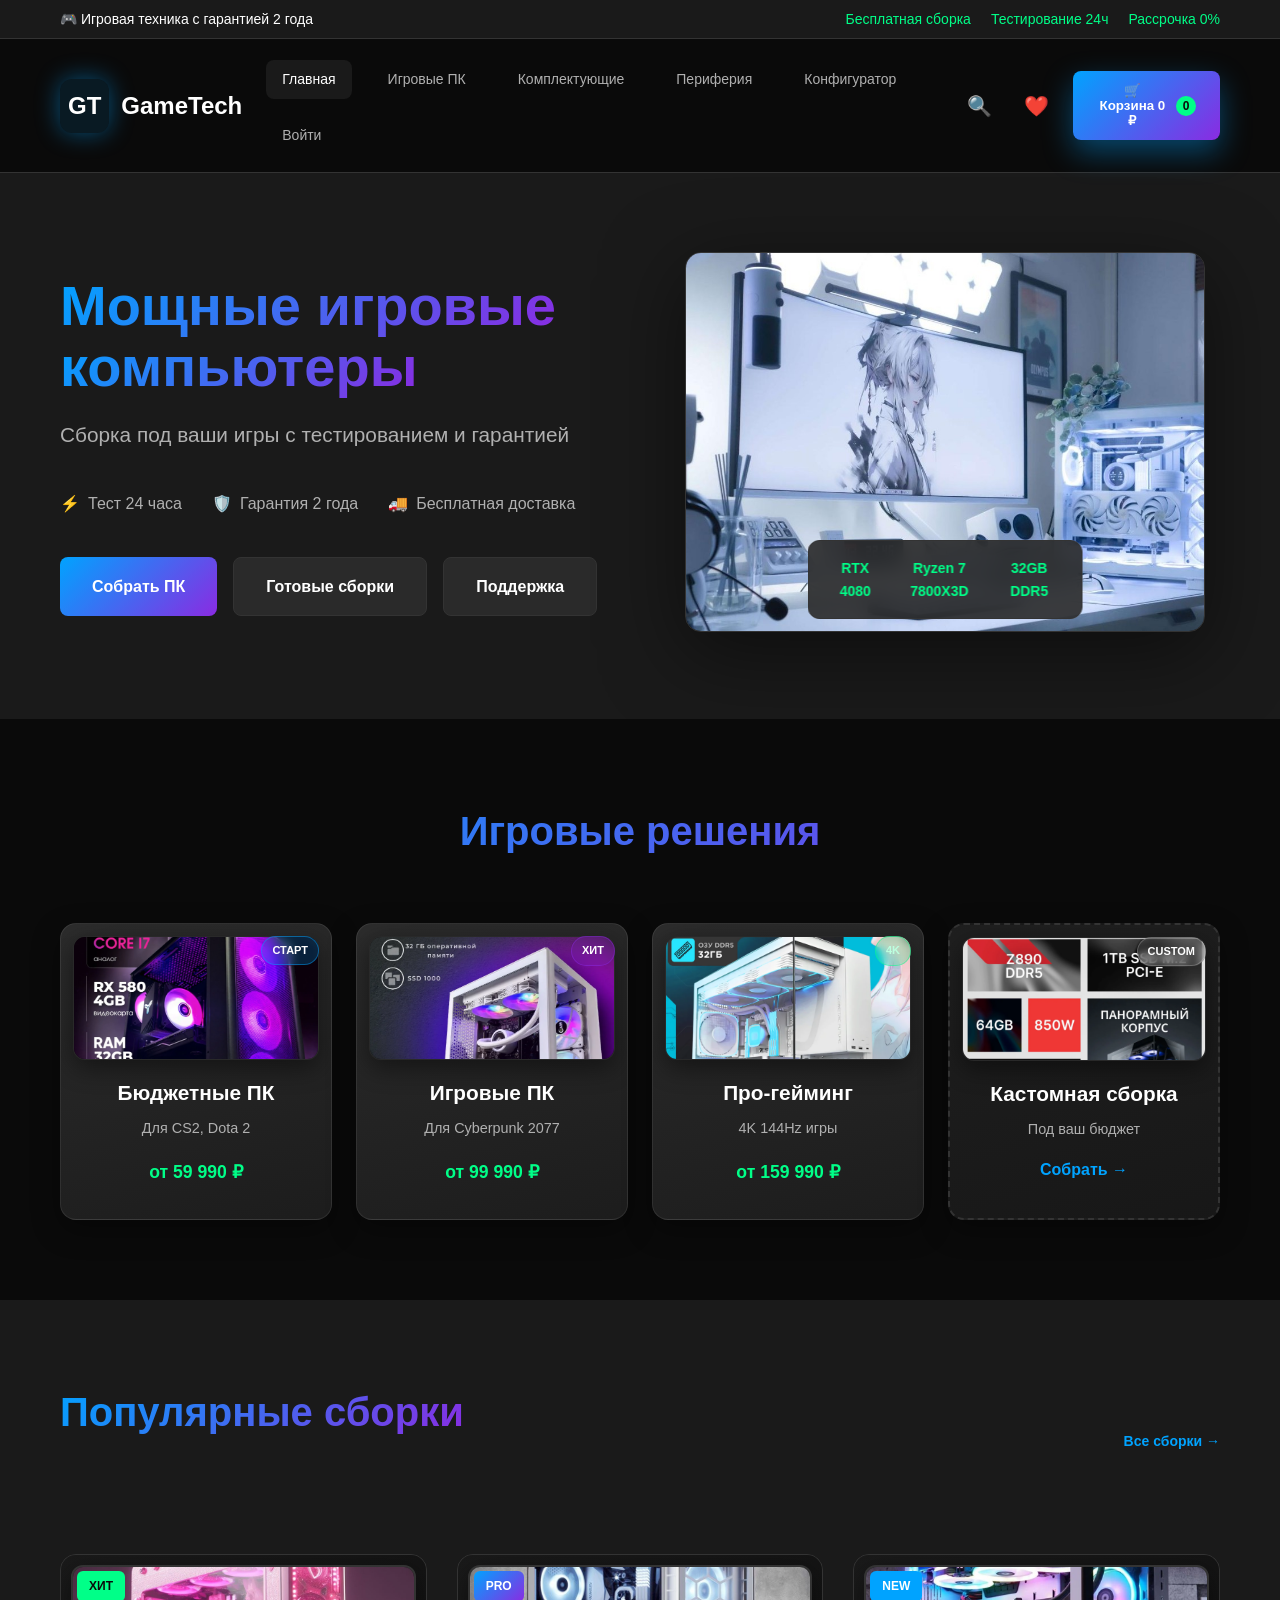
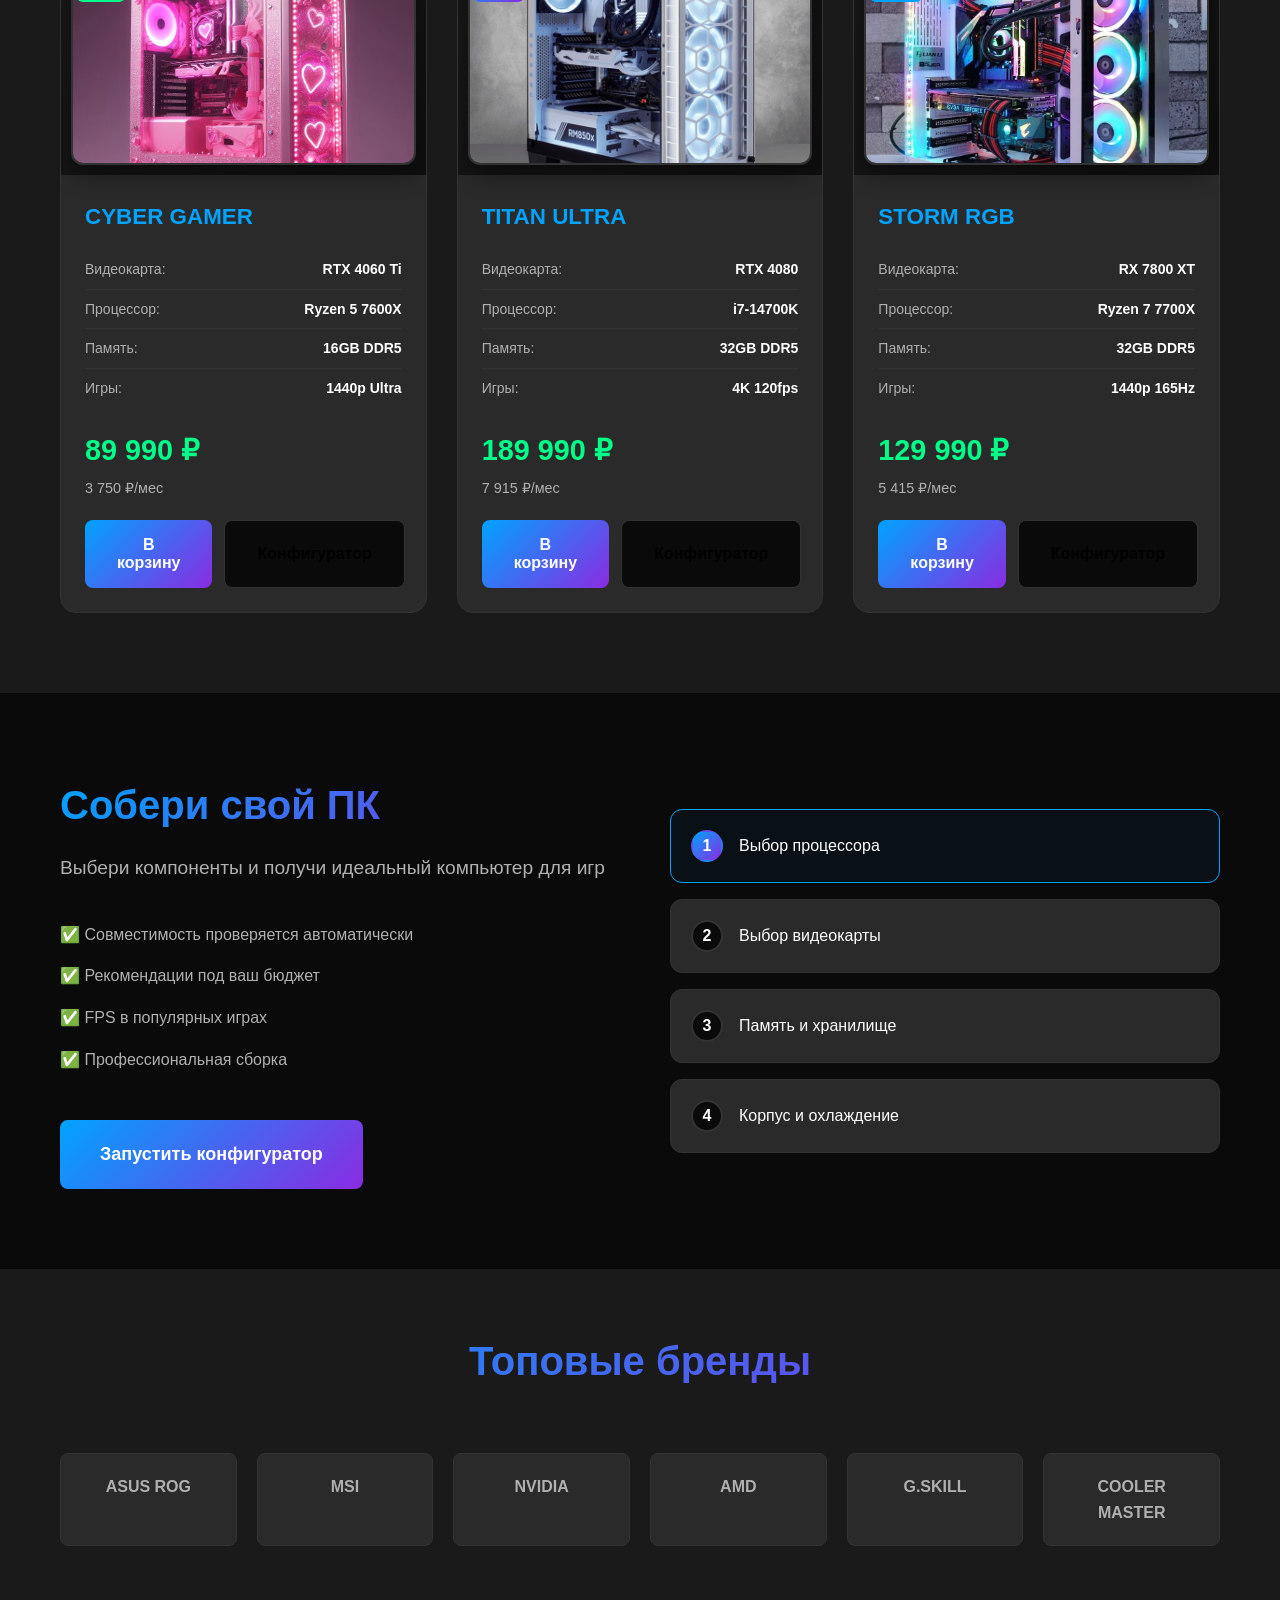
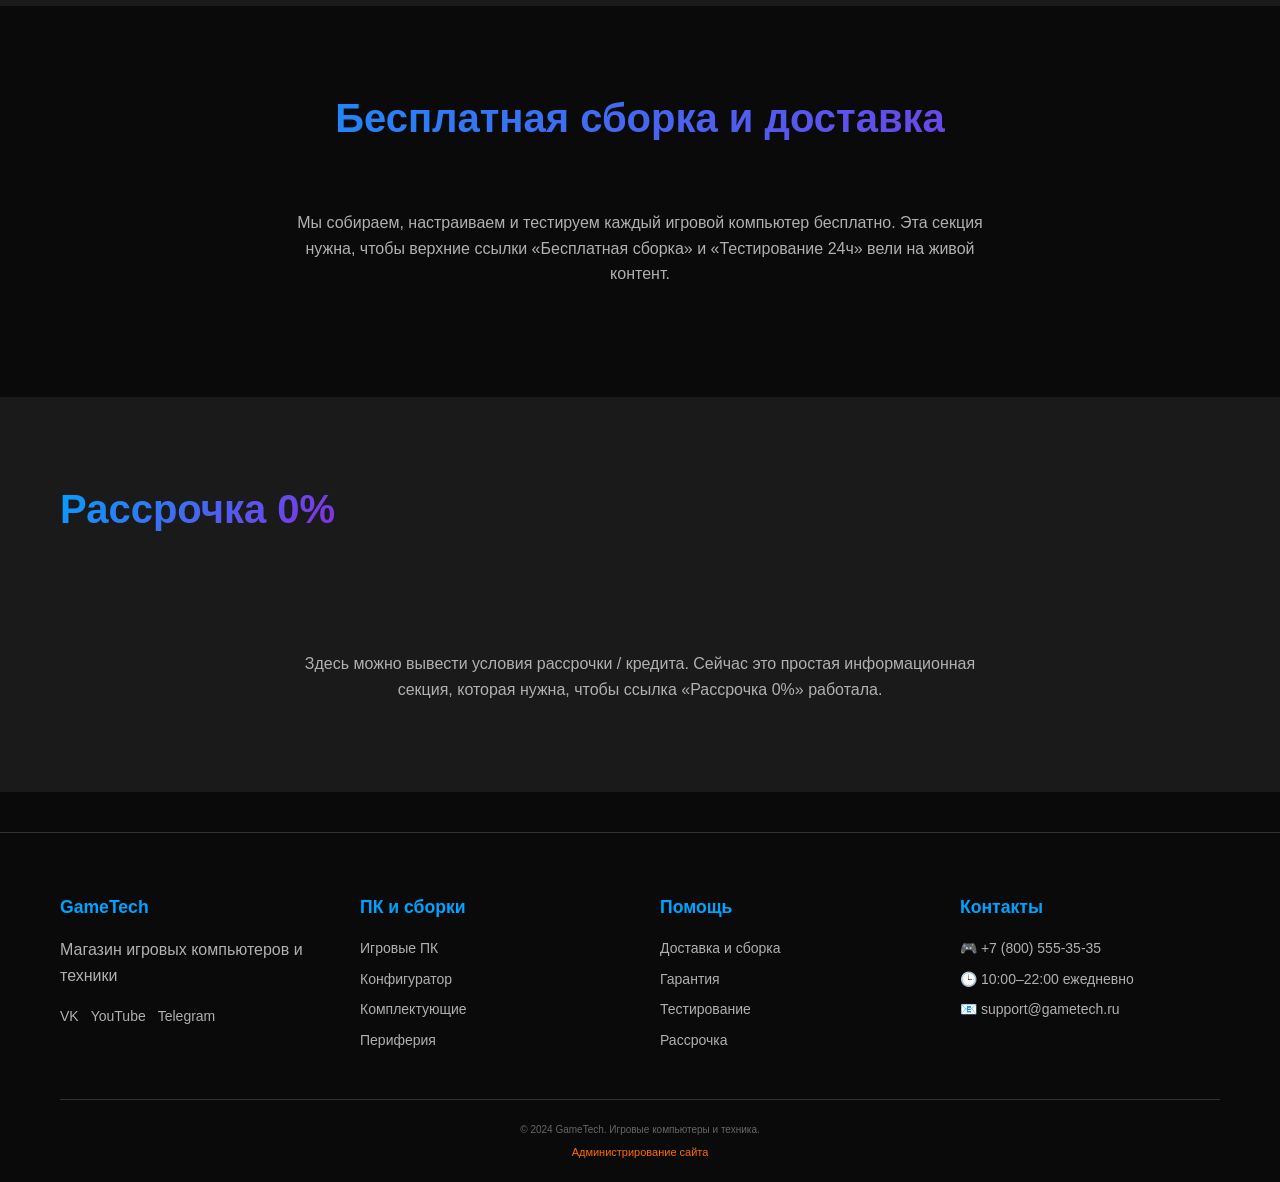
<file: index.html>
<!DOCTYPE html>
<html lang="ru">
<head>
    <meta charset="UTF-8" />
    <!-- Главная открывается и по file://, и по http:// (для MySQL/API используйте домен Open Server, например http://zov/). -->
    <meta name="viewport" content="width=device-width, initial-scale=1" />
    <title>GameTech - Игровые компьютеры и техника</title>
    
    <!-- Основные стили -->
    <link rel="stylesheet" href="css/styles.css" />
    
    <!-- Встроенные стили на случай ошибки -->
    <style>
        /* Базовые переменные */
        :root {
            --bg-primary: #0a0a0a;
            --bg-secondary: #1a1a1a;
            --bg-card: #2a2a2a;
            --accent-blue: #00a3ff;
            --accent-purple: #8a2be2;
            --accent-green: #00ff88;
            --accent-admin: #ff6b00;
            --text-primary: #ffffff;
            --text-secondary: #b0b0b0;
            --text-muted: #666666;
            --border: #333333;
            --gradient: linear-gradient(135deg, var(--accent-blue), var(--accent-purple));
        }
        
        /* Сброс стилей */
        * {
            margin: 0;
            padding: 0;
            box-sizing: border-box;
        }
        
        body {
            font-family: -apple-system, BlinkMacSystemFont, 'Segoe UI', Roboto, sans-serif;
            background: var(--bg-primary);
            color: var(--text-primary);
            line-height: 1.6;
        }
        
        /* Контейнер */
        .container {
            max-width: 1200px;
            margin: 0 auto;
            padding: 0 20px;
        }
        
        /* ===== ВЕРХНЯЯ ПАНЕЛЬ ===== */
        .top-bar {
            background: var(--bg-secondary);
            border-bottom: 1px solid var(--border);
            padding: 8px 0;
            font-size: 14px;
        }
        
        .top-bar-content {
            display: flex;
            justify-content: space-between;
            align-items: center;
        }
        
        .top-bar-links {
            display: flex;
            gap: 20px;
        }
        
        .top-bar-links a {
            color: var(--accent-green);
            text-decoration: none;
        }
        
        /* ===== ХЕДЕР ===== */
        .site-header {
            background: var(--bg-primary);
            border-bottom: 1px solid var(--border);
            padding: 20px 0;
        }
        
        .header-main {
            display: flex;
            align-items: center;
            justify-content: space-between;
        }
        
        /* Бренд */
        .brand {
            display: flex;
            align-items: center;
            text-decoration: none;
            color: var(--text-primary);
            font-weight: bold;
            font-size: 24px;
        }
        
        .logo-glow {
            padding: 8px;
            border-radius: 12px;
            background: rgba(0, 163, 255, 0.1);
            margin-right: 12px;
        }
        
        .brand img {
            height: 32px;
            filter: brightness(0) invert(1);
        }
        
        /* Навигация */
        .main-nav {
            display: flex;
            align-items: center;
            gap: 20px;
            flex-wrap: wrap;
        }
        
        .nav-link {
            color: var(--text-secondary);
            text-decoration: none;
            padding: 8px 16px;
            border-radius: 8px;
            transition: all 0.3s;
        }
        
        .nav-link:hover,
        .nav-link.active {
            color: var(--text-primary);
            background: var(--bg-secondary);
        }
        
        /* Кнопки хедера */
        .header-actions {
            display: flex;
            gap: 16px;
            align-items: center;
        }
        
        .btn-icon {
            background: none;
            border: none;
            color: var(--text-secondary);
            font-size: 20px;
            padding: 8px;
            border-radius: 8px;
            cursor: pointer;
            transition: all 0.3s;
        }
        
        .btn-icon:hover {
            color: var(--text-primary);
            background: var(--bg-secondary);
        }
        
        .btn-cart {
            background: var(--gradient);
            color: white;
            border: none;
            padding: 12px 24px;
            border-radius: 8px;
            font-weight: 600;
            cursor: pointer;
            display: flex;
            align-items: center;
            gap: 8px;
            transition: transform 0.3s;
        }
        
        .btn-cart:hover {
            transform: translateY(-2px);
        }
        
        .cart-badge {
            background: var(--accent-green);
            color: var(--bg-primary);
            border-radius: 50%;
            width: 20px;
            height: 20px;
            font-size: 12px;
            display: flex;
            align-items: center;
            justify-content: center;
        }
        
        /* Ссылка на админку */
        .admin-link {
            display: none;
            color: var(--accent-admin);
            text-decoration: none;
            padding: 8px 16px;
            border-radius: 8px;
            border: 1px solid var(--accent-admin);
            transition: all 0.3s;
            font-weight: 600;
            font-size: 14px;
        }
        
        .admin-link:hover {
            background: rgba(255, 107, 0, 0.1);
            transform: translateY(-2px);
        }
        
        /* ===== ГЕРОЙ СЕКЦИЯ ===== */
        .hero-gaming {
            background: var(--bg-secondary);
            padding: 80px 0;
            position: relative;
            overflow: hidden;
        }
        
        .hero-content {
            display: grid;
            grid-template-columns: 1fr 1fr;
            gap: 60px;
            align-items: center;
        }
        
        .hero-title {
            font-size: 3.5em;
            font-weight: 800;
            line-height: 1.1;
            margin-bottom: 20px;
        }
        
        .gradient-text {
            background: var(--gradient);
            -webkit-background-clip: text;
            -webkit-text-fill-color: transparent;
            background-clip: text;
        }
        
        .hero-subtitle {
            font-size: 1.3em;
            color: var(--text-secondary);
            margin-bottom: 40px;
        }
        
        .hero-features {
            display: flex;
            gap: 30px;
            margin-bottom: 40px;
        }
        
        .feature {
            display: flex;
            align-items: center;
            gap: 8px;
            color: var(--text-secondary);
        }
        
        .feature-icon {
            color: var(--accent-green);
        }
        
        .hero-actions {
            display: flex;
            gap: 16px;
        }
        
        /* Кнопки */
        .btn {
            display: inline-flex;
            align-items: center;
            justify-content: center;
            padding: 16px 32px;
            border: none;
            border-radius: 8px;
            font-weight: 600;
            text-decoration: none;
            cursor: pointer;
            transition: all 0.3s;
            font-size: 16px;
        }
        
        .btn-primary {
            background: var(--gradient);
            color: white;
        }
        
        .btn-primary:hover {
            transform: translateY(-2px);
            box-shadow: 0 8px 25px rgba(0, 163, 255, 0.3);
        }
        
        .btn-secondary {
            background: var(--bg-card);
            color: var(--text-primary);
            border: 1px solid var(--border);
        }
        
        .btn-secondary:hover {
            background: var(--bg-secondary);
            transform: translateY(-2px);
        }
        
        .btn-large {
            padding: 20px 40px;
            font-size: 18px;
        }
        
        /* Показ ПК */
        .pc-showcase {
            position: relative;
            text-align: center;
        }
        
        .pc-showcase img,
        .hero-setup-img {
            width: 100%;
            max-width: 520px;
            max-height: 380px;
            object-fit: cover;
            border-radius: 16px;
            border: 1px solid var(--border);
            filter: drop-shadow(0 20px 40px rgba(0, 0, 0, 0.5));
        }
        
        .spec-badge {
            position: absolute;
            bottom: 20px;
            left: 50%;
            transform: translateX(-50%);
            background: rgba(42, 42, 42, 0.9);
            backdrop-filter: blur(10px);
            padding: 16px 24px;
            border-radius: 12px;
            border: 1px solid var(--border);
            display: flex;
            gap: 20px;
        }
        
        .spec-badge span {
            color: var(--accent-green);
            font-weight: 600;
            font-size: 14px;
        }
        
        /* ===== КАТЕГОРИИ ===== */
        .categories-gaming {
            padding: 80px 0;
            background: var(--bg-primary);
        }
        
        .section-title {
            font-size: 2.5em;
            font-weight: 700;
            text-align: center;
            margin-bottom: 60px;
            background: var(--gradient);
            -webkit-background-clip: text;
            -webkit-text-fill-color: transparent;
            background-clip: text;
        }
        
        .categories-grid {
            display: grid;
            grid-template-columns: repeat(4, 1fr);
            gap: 24px;
        }
        
        .category-card {
            background: linear-gradient(165deg, rgba(48, 48, 48, 0.9), rgba(30, 30, 30, 0.95));
            border: 1px solid rgba(255, 255, 255, 0.08);
            border-radius: 16px;
            padding: 32px 24px;
            text-align: center;
            text-decoration: none;
            color: var(--text-primary);
            transition: transform 0.3s ease, box-shadow 0.3s ease, border-color 0.3s ease;
            position: relative;
            overflow: hidden;
            box-shadow: 0 10px 28px rgba(0, 0, 0, 0.35);
        }

        .category-card::before {
            content: "";
            position: absolute;
            top: -40%;
            left: -20%;
            width: 140%;
            height: 100%;
            background: radial-gradient(circle, rgba(0, 163, 255, 0.2), transparent 65%);
            opacity: 0;
            transition: opacity 0.3s ease;
            pointer-events: none;
        }
        
        .category-card:hover {
            border-color: var(--accent-blue);
            transform: translateY(-8px);
            box-shadow: 0 16px 34px rgba(0, 0, 0, 0.5);
        }

        .category-card:hover::before {
            opacity: 1;
        }
        
        .category-icon {
            font-size: 3em;
            margin-bottom: 16px;
            filter: drop-shadow(0 0 14px rgba(0, 163, 255, 0.35));
        }

        .category-media {
            margin: -20px -12px 16px;
            border-radius: 12px;
            overflow: hidden;
            border: 1px solid rgba(255, 255, 255, 0.1);
            background: #111;
            box-shadow: 0 8px 24px rgba(0, 0, 0, 0.45);
        }

        .category-media img {
            width: 100%;
            height: 122px;
            object-fit: cover;
            display: block;
            transition: transform 0.35s ease;
        }

        .category-card:hover .category-media img {
            transform: scale(1.05);
        }
        
        .category-card h3 {
            font-size: 1.3em;
            margin-bottom: 8px;
            font-weight: 600;
        }
        
        .category-card p {
            color: var(--text-secondary);
            margin-bottom: 16px;
            font-size: 0.9em;
        }
        
        .price-from {
            color: var(--accent-green);
            font-weight: 600;
            font-size: 1.1em;
            display: inline-flex;
            align-items: center;
            gap: 6px;
            margin-top: 2px;
        }
        
        .cta-text {
            color: var(--accent-blue);
            font-weight: 600;
            transition: letter-spacing 0.2s ease, color 0.2s ease;
        }

        .category-card:hover .cta-text {
            letter-spacing: 0.3px;
            color: #42b7ff;
        }
        
        .custom-build {
            border: 2px dashed var(--border);
            background: linear-gradient(165deg, rgba(33, 33, 33, 0.95), rgba(24, 24, 24, 0.98));
        }
        
        .custom-build:hover {
            border-color: var(--accent-blue);
        }

        .category-chip {
            position: absolute;
            top: 12px;
            right: 12px;
            padding: 5px 10px;
            border-radius: 999px;
            font-size: 11px;
            font-weight: 700;
            text-transform: uppercase;
            color: #fff;
            background: rgba(255, 255, 255, 0.12);
            border: 1px solid rgba(255, 255, 255, 0.2);
            backdrop-filter: blur(4px);
        }

        .category-chip.blue {
            background: rgba(0, 163, 255, 0.2);
            border-color: rgba(0, 163, 255, 0.45);
        }

        .category-chip.purple {
            background: rgba(138, 43, 226, 0.2);
            border-color: rgba(138, 43, 226, 0.45);
        }

        .category-chip.green {
            background: rgba(0, 255, 136, 0.2);
            border-color: rgba(0, 255, 136, 0.45);
            color: #bcffdf;
        }
        
        /* ===== СБОРКИ ПК ===== */
        .featured-builds {
            padding: 80px 0;
            background: var(--bg-secondary);
        }
        
        .section-header {
            display: flex;
            justify-content: space-between;
            align-items: center;
            margin-bottom: 50px;
        }
        
        .section-link {
            color: var(--accent-blue);
            text-decoration: none;
            font-weight: 600;
        }
        
        .builds-grid {
            display: grid;
            grid-template-columns: repeat(3, 1fr);
            gap: 30px;
        }
        
        .build-card {
            background: var(--bg-card);
            border: 1px solid var(--border);
            border-radius: 16px;
            overflow: hidden;
            transition: all 0.3s;
            position: relative;
        }
        
        .build-card:hover {
            border-color: var(--accent-blue);
            transform: translateY(-8px);
        }
        
        .build-badge {
            position: absolute;
            top: 16px;
            left: 16px;
            background: var(--accent-green);
            color: var(--bg-primary);
            padding: 6px 12px;
            border-radius: 6px;
            font-size: 12px;
            font-weight: 700;
        }
        
        .build-badge.pro {
            background: var(--gradient);
            color: white;
        }
        
        .build-badge.new {
            background: var(--accent-blue);
            color: white;
        }
        
        .build-image {
            height: 200px;
            display: flex;
            align-items: center;
            justify-content: center;
            padding: 20px;
            background: var(--bg-primary);
        }
        
        .build-image img {
            max-height: 100%;
            max-width: 100%;
        }

        .build-image.pc-photo-frame {
            padding: 10px;
            height: 220px;
            background: linear-gradient(145deg, #1a1a1a 0%, #0f0f0f 100%);
        }

        .build-image.pc-photo-frame img {
            width: 100%;
            height: 100%;
            max-width: none;
            max-height: none;
            object-fit: cover;
            border-radius: 12px;
            border: 2px solid #333;
            box-shadow: 0 8px 24px rgba(0, 0, 0, 0.45);
        }
        
        .build-info {
            padding: 24px;
        }
        
        .build-title {
            font-size: 1.4em;
            font-weight: 700;
            margin-bottom: 16px;
            color: var(--accent-blue);
        }
        
        .build-specs {
            margin-bottom: 20px;
        }
        
        .spec-item {
            display: flex;
            justify-content: space-between;
            align-items: center;
            padding: 8px 0;
            border-bottom: 1px solid var(--border);
            font-size: 14px;
        }
        
        .spec-item:last-child {
            border-bottom: none;
        }
        
        .spec-item span {
            color: var(--text-secondary);
        }
        
        .spec-item strong {
            color: var(--text-primary);
        }
        
        .build-price {
            margin-bottom: 20px;
        }
        
        .current-price {
            font-size: 1.8em;
            font-weight: 700;
            color: var(--accent-green);
        }
        
        .monthly-payment {
            display: block;
            color: var(--text-secondary);
            font-size: 0.9em;
            margin-top: 4px;
        }
        
        .build-actions {
            display: flex;
            gap: 12px;
        }
        
        /* ===== КОНФИГУРАТОР ===== */
        .configurator-preview {
            padding: 80px 0;
            background: var(--bg-primary);
        }
        
        .configurator-content {
            display: grid;
            grid-template-columns: 1fr 1fr;
            gap: 60px;
            align-items: center;
        }
        
        .configurator-text h2 {
            font-size: 2.5em;
            font-weight: 700;
            margin-bottom: 16px;
            background: var(--gradient);
            -webkit-background-clip: text;
            -webkit-text-fill-color: transparent;
            background-clip: text;
        }
        
        .configurator-text p {
            font-size: 1.2em;
            color: var(--text-secondary);
            margin-bottom: 30px;
        }
        
        .config-features {
            list-style: none;
            margin-bottom: 40px;
        }
        
        .config-features li {
            padding: 8px 0;
            color: var(--text-secondary);
        }
        
        .config-steps {
            display: flex;
            flex-direction: column;
            gap: 16px;
        }
        
        .step {
            display: flex;
            align-items: center;
            gap: 16px;
            padding: 20px;
            background: var(--bg-card);
            border: 1px solid var(--border);
            border-radius: 12px;
            transition: all 0.3s;
        }
        
        .step.active {
            border-color: var(--accent-blue);
            background: rgba(0, 163, 255, 0.05);
        }
        
        .step-number {
            background: var(--bg-primary);
            color: var(--text-primary);
            width: 32px;
            height: 32px;
            border-radius: 50%;
            display: flex;
            align-items: center;
            justify-content: center;
            font-weight: 700;
            border: 2px solid var(--border);
        }
        
        .step.active .step-number {
            background: var(--gradient);
            border-color: transparent;
        }
        
        .step-text {
            font-weight: 500;
        }
        
        /* ===== БРЕНДЫ ===== */
        .gaming-brands {
            padding: 60px 0;
            background: var(--bg-secondary);
        }
        
        .brands-grid {
            display: grid;
            grid-template-columns: repeat(6, 1fr);
            gap: 20px;
        }
        
        .brand-logo {
            background: var(--bg-card);
            border: 1px solid var(--border);
            border-radius: 8px;
            padding: 20px;
            text-align: center;
            font-weight: 700;
            color: var(--text-secondary);
            transition: all 0.3s;
        }
        
        .brand-logo:hover {
            border-color: var(--accent-blue);
            color: var(--text-primary);
            transform: translateY(-4px);
        }
        
        /* ===== ФУТЕР ===== */
        .site-footer {
            background: var(--bg-primary);
            border-top: 1px solid var(--border);
            padding: 60px 0 20px;
        }
        
        .footer-content {
            display: grid;
            grid-template-columns: repeat(4, 1fr);
            gap: 40px;
            margin-bottom: 40px;
        }
        
        .footer-section h4 {
            color: var(--accent-blue);
            margin-bottom: 16px;
            font-size: 1.1em;
        }
        
        .footer-section p {
            color: var(--text-secondary);
            margin-bottom: 16px;
        }
        
        .footer-section a {
            display: block;
            color: var(--text-secondary);
            text-decoration: none;
            margin-bottom: 8px;
        }
        
        .footer-section a:hover {
            color: var(--text-primary);
        }
        
        .social-links {
            display: flex;
            gap: 12px;
        }
        
        .contact-info div {
            margin-bottom: 8px;
            color: var(--text-secondary);
        }
        
        .footer-bottom {
            padding-top: 20px;
            border-top: 1px solid var(--border);
            text-align: center;
        }
        
        .footer-copyright small {
            color: var(--text-muted);
        }
        
        /* Скрытые ссылки на админку в футере */
        .admin-footer-link {
            color: var(--accent-admin);
            font-size: 12px;
            text-decoration: none;
            margin-top: 10px;
            display: none;
        }
        
        .admin-footer-link:hover {
            text-decoration: underline;
        }
        
        /* ===== УВЕДОМЛЕНИЯ ===== */
        .notification {
            position: fixed;
            top: 20px;
            right: 20px;
            padding: 15px 20px;
            border-radius: 8px;
            background: #4CAF50;
            color: white;
            z-index: 10000;
            animation: slideIn 0.3s ease-out;
            box-shadow: 0 4px 15px rgba(0,0,0,0.2);
            max-width: 300px;
            display: none;
        }
        
        .notification.error {
            background: #f44336;
        }
        
        .notification.info {
            background: #2196F3;
        }
        
        .notification.warning {
            background: #ff9800;
        }
        
        @keyframes slideIn {
            from { transform: translateX(100%); opacity: 0; }
            to { transform: translateX(0); opacity: 1; }
        }
        
        @keyframes slideOut {
            from { transform: translateX(0); opacity: 1; }
            to { transform: translateX(100%); opacity: 0; }
        }
        
        /* ===== АДАПТИВНОСТЬ ===== */
        @media (max-width: 1024px) {
            .hero-content {
                grid-template-columns: 1fr;
                text-align: center;
            }
            
            .categories-grid {
                grid-template-columns: repeat(2, 1fr);
            }
            
            .builds-grid {
                grid-template-columns: repeat(2, 1fr);
            }
            
            .configurator-content {
                grid-template-columns: 1fr;
            }
            
            .brands-grid {
                grid-template-columns: repeat(3, 1fr);
            }
            
            .footer-content {
                grid-template-columns: repeat(2, 1fr);
            }
        }
        
        @media (max-width: 768px) {
            .header-main {
                flex-direction: column;
                gap: 20px;
            }
            
            .main-nav {
                gap: 16px;
                flex-wrap: wrap;
                justify-content: center;
            }
            
            .hero-title {
                font-size: 2.5em;
            }
            
            .hero-features {
                flex-direction: column;
                gap: 16px;
            }
            
            .hero-actions {
                flex-direction: column;
            }
            
            .categories-grid {
                grid-template-columns: 1fr;
            }
            
            .builds-grid {
                grid-template-columns: 1fr;
            }
            
            .brands-grid {
                grid-template-columns: repeat(2, 1fr);
            }
            
            .footer-content {
                grid-template-columns: 1fr;
            }
            
            .spec-badge {
                flex-direction: column;
                gap: 10px;
                padding: 12px;
            }
            
            .admin-link {
                padding: 6px 12px;
                font-size: 12px;
            }
        }
        
        @media (max-width: 480px) {
            .hero-title {
                font-size: 2em;
            }
            
            .hero-subtitle {
                font-size: 1em;
            }
            
            .section-title {
                font-size: 2em;
            }
            
            .build-actions {
                flex-direction: column;
            }
            
            .top-bar-content {
                flex-direction: column;
                gap: 10px;
                text-align: center;
            }
            
            .header-actions {
                flex-wrap: wrap;
                justify-content: center;
            }
        }
    </style>
    
    <link rel="icon" href="assets/logo.svg" type="image/svg+xml" />
    <meta name="description" content="GameTech - магазин игровых компьютеров, комплектующих и геймерской периферии. Сборка ПК под любые игры." />
</head>
<body>
    <!-- Верхняя панель -->
    <div class="top-bar">
        <div class="container">
            <div class="top-bar-content">
                <span>🎮 Игровая техника с гарантией 2 года</span>
                <div class="top-bar-links">
                    <a href="#free-assembly">Бесплатная сборка</a>
                    <a href="#testing-24h">Тестирование 24ч</a>
                    <a href="#credit">Рассрочка 0%</a>
                    <a href="admin.html" class="admin-footer-link" id="topAdminLink">Админ-панель</a>
                </div>
            </div>
        </div>
    </div>

    <!-- Основной хедер -->
    <header class="site-header">
        <div class="container">
            <div class="header-main">
                <!-- Логотип -->
                <a class="brand" href="index.html">
                    <div class="logo-glow">
                        <!-- Если нет SVG, используем текст -->
                        <span style="color: white; font-size: 24px; font-weight: bold;">GT</span>
                    </div>
                    <span class="brand-name">GameTech</span>
                </a>

                <!-- Навигация -->
                <nav class="main-nav">
                    <a class="nav-link active" href="index.html">Главная</a>
                    <a class="nav-link" href="pcs.html">Игровые ПК</a>
                    <a class="nav-link" href="components.html">Комплектующие</a>
                    <a class="nav-link" href="periphery.html">Периферия</a>
                    <a class="nav-link" href="configurator.html">Конфигуратор</a>
                    <span id="headerAuthNav"></span>
                </nav>

                <!-- Действия -->
                <div class="header-actions">
                    <button class="btn-icon" title="Поиск">🔍</button>
                    <button class="btn-icon" title="Избранное">❤️</button>
                    <button class="btn-cart">
                        🛒 Корзина
                        <span class="cart-badge">0</span>
                    </button>
                    
                    <!-- Ссылка на админку (скрыта по умолчанию) -->
                    <a href="admin.html" class="admin-link" id="adminLink">
                        👑 Админ
                    </a>
                </div>
            </div>
        </div>
    </header>

    <main>
        <!-- Герой секция -->
        <section class="hero-gaming">
            <div class="container">
                <div class="hero-content">
                    <div class="hero-text">
                        <h1 class="hero-title">
                            <span class="gradient-text">Мощные игровые</span>
                            <span class="gradient-text">компьютеры</span>
                        </h1>
                        <p class="hero-subtitle">Сборка под ваши игры с тестированием и гарантией</p>
                        <div class="hero-features">
                            <div class="feature">
                                <span class="feature-icon">⚡</span>
                                <span>Тест 24 часа</span>
                            </div>
                            <div class="feature">
                                <span class="feature-icon">🛡️</span>
                                <span>Гарантия 2 года</span>
                            </div>
                            <div class="feature">
                                <span class="feature-icon">🚚</span>
                                <span>Бесплатная доставка</span>
                            </div>
                        </div>
                        <div class="hero-actions">
                            <a href="configurator.html" class="btn btn-primary">Собрать ПК</a>
                            <a href="pcs.html" class="btn btn-secondary">Готовые сборки</a>
                            <a href="support.html" class="btn btn-secondary">Поддержка</a>
                        </div>
                    </div>
                    <div class="hero-visual">
                        <div class="pc-showcase">
                            <img src="assets/hero-gaming.png" alt="Игровая станция GameTech" class="hero-setup-img" width="520" height="380" loading="eager">
                            <div class="spec-badge">
                                <span>RTX 4080</span>
                                <span>Ryzen 7 7800X3D</span>
                                <span>32GB DDR5</span>
                            </div>
                        </div>
                    </div>
                </div>
            </div>
        </section>

        <!-- Категории -->
        <section class="categories-gaming">
            <div class="container">
                <h2 class="section-title">Игровые решения</h2>
                <div class="categories-grid">
                    <a href="pcs.html?budget=low" class="category-card">
                        <span class="category-chip blue">Старт</span>
                        <div class="category-media">
                            <img src="assets/budget-pc.jpg" alt="Бюджетный игровой ПК" />
                        </div>
                        <h3>Бюджетные ПК</h3>
                        <p>Для CS2, Dota 2</p>
                        <span class="price-from">от 59 990 ₽</span>
                    </a>

                    <a href="pcs.html?budget=mid" class="category-card">
                        <span class="category-chip purple">Хит</span>
                        <div class="category-media">
                            <img src="assets/gaming-pc.jpg" alt="Игровой ПК среднего уровня" />
                        </div>
                        <h3>Игровые ПК</h3>
                        <p>Для Cyberpunk 2077</p>
                        <span class="price-from">от 99 990 ₽</span>
                    </a>

                    <a href="pcs.html?budget=high" class="category-card">
                        <span class="category-chip green">4K</span>
                        <div class="category-media">
                            <img src="assets/pro-gaming-pc.jpg" alt="Про-гейминг ПК для 4K" />
                        </div>
                        <h3>Про-гейминг</h3>
                        <p>4K 144Hz игры</p>
                        <span class="price-from">от 159 990 ₽</span>
                    </a>

                    <a href="configurator.html" class="category-card custom-build">
                        <span class="category-chip">Custom</span>
                        <div class="category-media">
                            <img src="assets/custom-build-pc.jpg" alt="Кастомная сборка из комплектующих" />
                        </div>
                        <h3>Кастомная сборка</h3>
                        <p>Под ваш бюджет</p>
                        <span class="cta-text">Собрать →</span>
                    </a>
                </div>
            </div>
        </section>

        <!-- Популярные сборки -->
        <section class="featured-builds">
            <div class="container">
                <div class="section-header">
                    <h2 class="section-title">Популярные сборки</h2>
                    <a href="pcs.html" class="section-link">Все сборки →</a>
                </div>
                <div class="builds-grid">
                    <!-- Сборка 1 -->
                    <div class="build-card">
                        <div class="build-badge">Хит</div>
                        <div class="build-image pc-photo-frame">
                            <img src="assets/pcs/pc-01.png" alt="CYBER GAMER" loading="lazy">
                        </div>
                        <div class="build-info">
                            <h3 class="build-title">CYBER GAMER</h3>
                            <div class="build-specs">
                                <div class="spec-item">
                                    <span>Видеокарта:</span>
                                    <strong>RTX 4060 Ti</strong>
                                </div>
                                <div class="spec-item">
                                    <span>Процессор:</span>
                                    <strong>Ryzen 5 7600X</strong>
                                </div>
                                <div class="spec-item">
                                    <span>Память:</span>
                                    <strong>16GB DDR5</strong>
                                </div>
                                <div class="spec-item">
                                    <span>Игры:</span>
                                    <strong>1440p Ultra</strong>
                                </div>
                            </div>
                            <div class="build-price">
                                <span class="current-price">89 990 ₽</span>
                                <span class="monthly-payment">3 750 ₽/мес</span>
                            </div>
                            <div class="build-actions">
                                <button class="btn" style="background: var(--gradient); color: white; flex: 2;">В корзину</button>
                                <button class="btn" style="background: var(--bg-primary); border: 1px solid var(--border); flex: 1;">Конфигуратор</button>
                            </div>
                        </div>
                    </div>

                    <!-- Сборка 2 -->
                    <div class="build-card">
                        <div class="build-badge pro">PRO</div>
                        <div class="build-image pc-photo-frame">
                            <img src="assets/pcs/pc-06.png" alt="TITAN ULTRA" loading="lazy">
                        </div>
                        <div class="build-info">
                            <h3 class="build-title">TITAN ULTRA</h3>
                            <div class="build-specs">
                                <div class="spec-item">
                                    <span>Видеокарта:</span>
                                    <strong>RTX 4080</strong>
                                </div>
                                <div class="spec-item">
                                    <span>Процессор:</span>
                                    <strong>i7-14700K</strong>
                                </div>
                                <div class="spec-item">
                                    <span>Память:</span>
                                    <strong>32GB DDR5</strong>
                                </div>
                                <div class="spec-item">
                                    <span>Игры:</span>
                                    <strong>4K 120fps</strong>
                                </div>
                            </div>
                            <div class="build-price">
                                <span class="current-price">189 990 ₽</span>
                                <span class="monthly-payment">7 915 ₽/мес</span>
                            </div>
                            <div class="build-actions">
                                <button class="btn" style="background: var(--gradient); color: white; flex: 2;">В корзину</button>
                                <button class="btn" style="background: var(--bg-primary); border: 1px solid var(--border); flex: 1;">Конфигуратор</button>
                            </div>
                        </div>
                    </div>

                    <!-- Сборка 3 -->
                    <div class="build-card">
                        <div class="build-badge new">NEW</div>
                        <div class="build-image pc-photo-frame">
                            <img src="assets/pcs/pc-05.png" alt="STORM RGB" loading="lazy">
                        </div>
                        <div class="build-info">
                            <h3 class="build-title">STORM RGB</h3>
                            <div class="build-specs">
                                <div class="spec-item">
                                    <span>Видеокарта:</span>
                                    <strong>RX 7800 XT</strong>
                                </div>
                                <div class="spec-item">
                                    <span>Процессор:</span>
                                    <strong>Ryzen 7 7700X</strong>
                                </div>
                                <div class="spec-item">
                                    <span>Память:</span>
                                    <strong>32GB DDR5</strong>
                                </div>
                                <div class="spec-item">
                                    <span>Игры:</span>
                                    <strong>1440p 165Hz</strong>
                                </div>
                            </div>
                            <div class="build-price">
                                <span class="current-price">129 990 ₽</span>
                                <span class="monthly-payment">5 415 ₽/мес</span>
                            </div>
                            <div class="build-actions">
                                <button class="btn" style="background: var(--gradient); color: white; flex: 2;">В корзину</button>
                                <button class="btn" style="background: var(--bg-primary); border: 1px solid var(--border); flex: 1;">Конфигуратор</button>
                            </div>
                        </div>
                    </div>
                </div>
            </div>
        </section>

        <!-- Конфигуратор ПК -->
        <section class="configurator-preview">
            <div class="container">
                <div class="configurator-content">
                    <div class="configurator-text">
                        <h2>Собери свой ПК</h2>
                        <p>Выбери компоненты и получи идеальный компьютер для игр</p>
                        <ul class="config-features">
                            <li>✅ Совместимость проверяется автоматически</li>
                            <li>✅ Рекомендации под ваш бюджет</li>
                            <li>✅ FPS в популярных играх</li>
                            <li>✅ Профессиональная сборка</li>
                        </ul>
                        <a href="configurator.html" class="btn btn-primary btn-large">Запустить конфигуратор</a>
                    </div>
                    <div class="configurator-visual">
                        <div class="config-steps">
                            <div class="step active">
                                <span class="step-number">1</span>
                                <span class="step-text">Выбор процессора</span>
                            </div>
                            <div class="step">
                                <span class="step-number">2</span>
                                <span class="step-text">Выбор видеокарты</span>
                            </div>
                            <div class="step">
                                <span class="step-number">3</span>
                                <span class="step-text">Память и хранилище</span>
                            </div>
                            <div class="step">
                                <span class="step-number">4</span>
                                <span class="step-text">Корпус и охлаждение</span>
                            </div>
                        </div>
                    </div>
                </div>
            </div>
        </section>

        <!-- Игровые бренды -->
        <section class="gaming-brands" id="testing-24h">
            <div class="container">
                <h2 class="section-title">Топовые бренды</h2>
                <div class="brands-grid">
                    <div class="brand-logo">ASUS ROG</div>
                    <div class="brand-logo">MSI</div>
                    <div class="brand-logo">NVIDIA</div>
                    <div class="brand-logo">AMD</div>
                    <div class="brand-logo">G.SKILL</div>
                    <div class="brand-logo">COOLER MASTER</div>
                </div>
            </div>
        </section>

        <!-- Бесплатная сборка / доставка / рассрочка (якорь для верхней панели) -->
        <section class="categories-gaming" id="free-assembly">
            <div class="container">
                <h2 class="section-title">Бесплатная сборка и доставка</h2>
                <p style="color: var(--text-secondary); max-width: 700px; margin: 0 auto 30px; text-align: center;">
                    Мы собираем, настраиваем и тестируем каждый игровой компьютер бесплатно. Эта секция нужна, чтобы
                    верхние ссылки «Бесплатная сборка» и «Тестирование 24ч» вели на живой контент.
                </p>
            </div>
        </section>

        <section class="featured-builds" id="credit">
            <div class="container">
                <div class="section-header">
                    <h2 class="section-title">Рассрочка 0%</h2>
                </div>
                <p style="color: var(--text-secondary); max-width: 700px; margin: 0 auto 10px; text-align: center;">
                    Здесь можно вывести условия рассрочки / кредита. Сейчас это простая информационная секция,
                    которая нужна, чтобы ссылка «Рассрочка 0%» работала.
                </p>
            </div>
        </section>
        
        <!-- Секция администратора (скрыта для обычных пользователей) -->
        <section class="admin-quick-access" style="display: none; padding: 40px 0; background: rgba(255, 107, 0, 0.05); border-top: 1px solid var(--border);" id="adminSection">
            <div class="container">
                <h2 style="text-align: center; color: var(--accent-admin); margin-bottom: 30px;">
                    👑 Быстрый доступ к администрированию
                </h2>
                <div style="display: flex; justify-content: center; gap: 20px; flex-wrap: wrap;">
                    <a href="admin.html" class="btn" style="background: var(--accent-admin); color: white;">
                        📊 Панель управления
                    </a>
                    <a href="admin.html" class="btn" style="background: var(--bg-card); border: 1px solid var(--border);">
                        👥 Управление пользователями
                    </a>
                    <a href="admin.html?section=files" class="btn" style="background: var(--bg-card); border: 1px solid var(--border);">
                        📁 Управление файлами
                    </a>
                    <a href="admin.html?section=logs" class="btn" style="background: var(--bg-card); border: 1px solid var(--border);">
                        📝 Системные логи
                    </a>
                </div>
            </div>
        </section>
    </main>

    <footer class="site-footer">
        <div class="container">
            <div class="footer-content">
                <div class="footer-section">
                    <h4>GameTech</h4>
                    <p>Магазин игровых компьютеров и техники</p>
                    <div class="social-links">
                        <a href="#">VK</a>
                        <a href="#">YouTube</a>
                        <a href="#">Telegram</a>
                    </div>
                </div>

                <div class="footer-section">
                    <h4>ПК и сборки</h4>
                    <a href="pcs.html">Игровые ПК</a>
                    <a href="configurator.html">Конфигуратор</a>
                    <a href="components.html">Комплектующие</a>
                    <a href="periphery.html">Периферия</a>
                </div>

                <div class="footer-section">
                    <h4>Помощь</h4>
                    <a href="#">Доставка и сборка</a>
                    <a href="#">Гарантия</a>
                    <a href="#">Тестирование</a>
                    <a href="#">Рассрочка</a>
                </div>

                <div class="footer-section">
                    <h4>Контакты</h4>
                    <div class="contact-info">
                        <div>🎮 +7 (800) 555-35-35</div>
                        <div>🕒 10:00–22:00 ежедневно</div>
                        <div>📧 support@gametech.ru</div>
                    </div>
                    <!-- Скрытая ссылка на админку в футере -->
                    <a href="admin.html" class="admin-footer-link" id="footerAdminLink">
                        👑 Админ-панель
                    </a>
                </div>
            </div>

            <div class="footer-bottom">
                <div class="footer-copyright">
                    <small>© 2024 GameTech. Игровые компьютеры и техника.</small>
                    <small style="display: block; margin-top: 5px; color: var(--text-muted);">
                        <a href="admin.html" style="color: var(--accent-admin); text-decoration: none; font-size: 11px;" id="bottomAdminLink">
                            Администрирование сайта
                        </a>
                    </small>
                </div>
            </div>
        </div>
    </footer>
    
    <!-- Уведомление -->
    <div class="notification" id="notification"></div>

    <!-- Минимальная интеграция админки без конфликтов -->
    <script src="js/cart.js?v=6"></script>
    <script src="js/header-auth.js"></script>
    <script>
    document.addEventListener('DOMContentLoaded', function() {
        // Ждем загрузки всех скриптов
        setTimeout(function() {
            initSimpleAdmin();
        }, 1000);
    });

    function initSimpleAdmin() {
        // Простая проверка админского доступа
        const adminSession = JSON.parse(localStorage.getItem('admin_session') || 'null');
        const isAdmin = adminSession && adminSession.expires > Date.now();
        
        // Обновляем ссылки
        const adminLinks = document.querySelectorAll('[id*="admin"], .admin-link, .admin-footer-link');
        adminLinks.forEach(link => {
            if (link) {
                link.style.display = isAdmin ? 'block' : 'none';
            }
        });
        
        // Скрываем/показываем секцию админа
        const adminSection = document.getElementById('adminSection');
        if (adminSection) {
            adminSection.style.display = isAdmin ? 'block' : 'none';
        }
        
        // Добавляем кнопку быстрого входа
        addQuickAdminButton();
    }

    function addQuickAdminButton() {
        // Удаляем старую кнопку если есть
        const oldBtn = document.getElementById('quickAdminBtn');
        if (oldBtn) oldBtn.remove();
        
        const adminSession = JSON.parse(localStorage.getItem('admin_session') || 'null');
        const currentUser = JSON.parse(localStorage.getItem('currentUser') || 'null');
        
        // Показываем кнопку только если пользователь вошел, но не как админ
        if (currentUser && !adminSession) {
            const quickBtn = document.createElement('button');
            quickBtn.id = 'quickAdminBtn';
            quickBtn.innerHTML = '👑';
            quickBtn.title = 'Быстрый вход в админку';
            quickBtn.style.cssText = `
                position: fixed;
                bottom: 20px;
                right: 20px;
                background: #ff6b00;
                color: white;
                border: none;
                border-radius: 50%;
                width: 50px;
                height: 50px;
                font-size: 20px;
                cursor: pointer;
                z-index: 9999;
                box-shadow: 0 4px 10px rgba(255, 107, 0, 0.3);
                display: flex;
                align-items: center;
                justify-content: center;
            `;
            
            quickBtn.onclick = function() {
                if (confirm('Войти в админ-панель?')) {
                    window.location.href = 'admin-login.html';
                }
            };
            
            document.body.appendChild(quickBtn);
        }
    }

    // Обновляем каждые 30 секунд
    setInterval(initSimpleAdmin, 30000);
    </script>
</body>
</html>
</file>
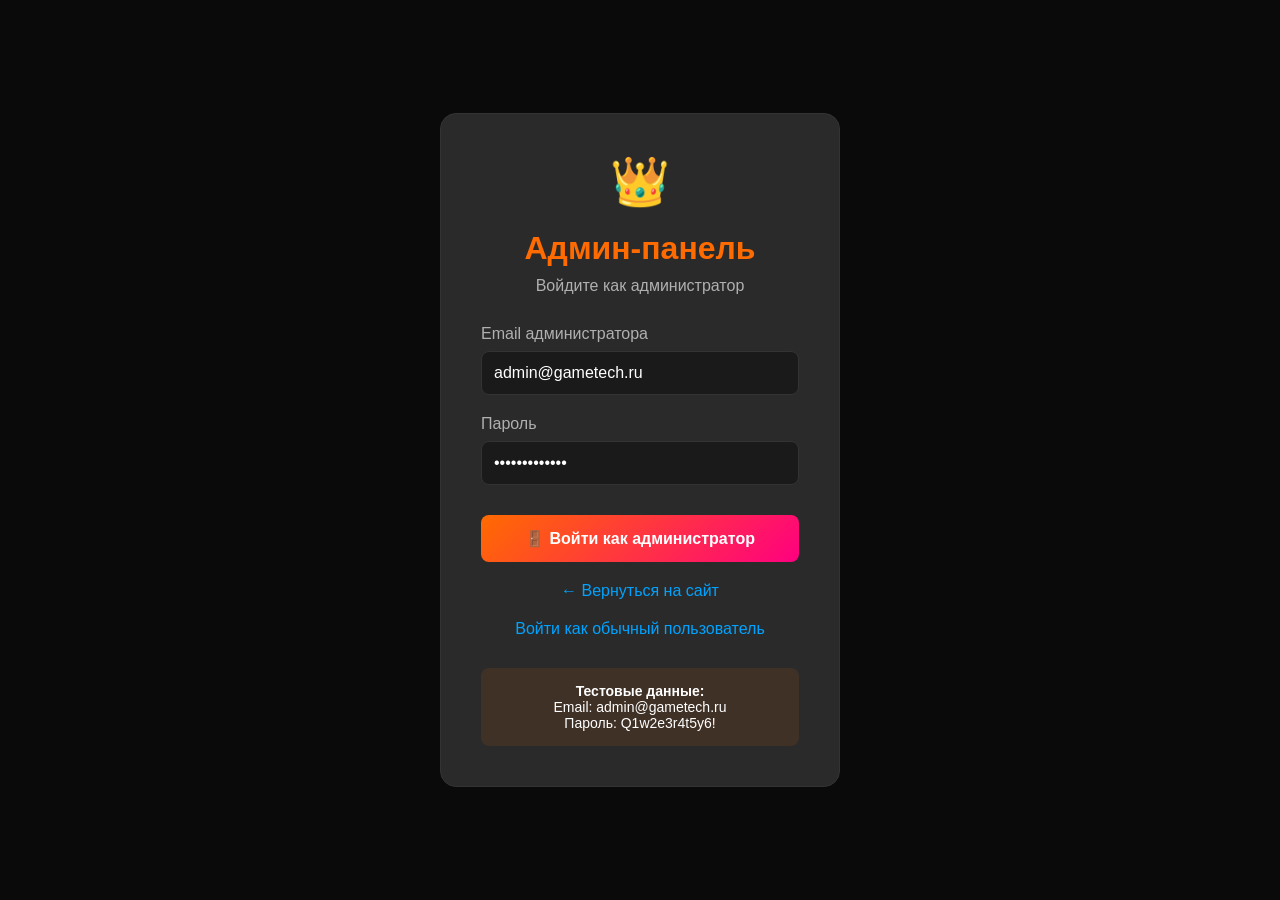
<file: admin-login.html>
﻿<!DOCTYPE html>
<html lang="ru">
<head>
    <meta charset="UTF-8">
    <meta name="viewport" content="width=device-width, initial-scale=1">
    <title>Вход в админ-панель - GameTech</title>
    <style>
        * { margin: 0; padding: 0; box-sizing: border-box; }
        body { 
            font-family: Arial, sans-serif; 
            background: #0a0a0a; 
            color: white; 
            min-height: 100vh; 
            display: flex; 
            align-items: center; 
            justify-content: center; 
        }
        
        .admin-login-container {
            background: #2a2a2a;
            padding: 40px;
            border-radius: 16px;
            border: 1px solid #333;
            width: 100%;
            max-width: 400px;
            text-align: center;
        }
        
        .admin-logo {
            font-size: 48px;
            margin-bottom: 20px;
            color: #ff6b00;
        }
        
        h1 {
            color: #ff6b00;
            margin-bottom: 10px;
        }
        
        .form-group {
            margin-bottom: 20px;
            text-align: left;
        }
        
        label {
            display: block;
            margin-bottom: 8px;
            color: #b0b0b0;
        }
        
        input {
            width: 100%;
            padding: 12px;
            background: #1a1a1a;
            border: 1px solid #333;
            border-radius: 8px;
            color: white;
            font-size: 16px;
        }
        
        button {
            width: 100%;
            padding: 14px;
            background: linear-gradient(135deg, #ff6b00, #ff0080);
            color: white;
            border: none;
            border-radius: 8px;
            font-size: 16px;
            font-weight: bold;
            cursor: pointer;
            margin-top: 10px;
        }
        
        .back-link {
            display: block;
            margin-top: 20px;
            color: #00a3ff;
            text-decoration: none;
        }
        
        .error {
            color: #ff4444;
            margin-top: 10px;
            font-size: 14px;
            display: none;
        }
        
        .success {
            color: #00ff88;
            margin-top: 10px;
            font-size: 14px;
            display: none;
        }
    </style>
    <!-- Подключаем общие скрипты авторизации -->
    <script src="js/crypto-js.min.js"></script>
    <script src="js/auth.js"></script>
</head>
<body>
    <div class="admin-login-container">
        <div class="admin-logo">👑</div>
        <h1>Админ-панель</h1>
        <p style="color: #b0b0b0; margin-bottom: 30px;">Войдите как администратор</p>
        
        <form onsubmit="return adminLogin(event)">
            <div class="form-group">
                <label>Email администратора</label>
                <input type="email" id="adminEmail" placeholder="admin@gametech.ru" required>
            </div>
            
            <div class="form-group">
                <label>Пароль</label>
                <input type="password" id="adminPassword" placeholder="Введите пароль" required>
            </div>
            
            <div id="adminError" class="error"></div>
            <div id="adminSuccess" class="success"></div>
            
            <button type="submit">🚪 Войти как администратор</button>
        </form>
        
        <a href="index.html" class="back-link">← Вернуться на сайт</a>
        <a href="login.html" class="back-link">Войти как обычный пользователь</a>
        
        <div style="margin-top: 30px; padding: 15px; background: rgba(255, 107, 0, 0.1); border-radius: 8px; font-size: 14px;">
            <strong>Тестовые данные:</strong><br>
            Email: admin@gametech.ru<br>
            Пароль: Q1w2e3r4t5y6!
        </div>
    </div>
    
    <script>
        // Инициализируем админ-базу, чтобы гарантированно был супер-админ
        document.addEventListener('DOMContentLoaded', function() {
            if (typeof initAdminDatabase === 'function') {
                initAdminDatabase();
            }
        });

        // Используем существующую функцию из auth.js
        function adminLogin(event) {
            event.preventDefault();
            
            const email = document.getElementById('adminEmail').value.trim();
            const password = document.getElementById('adminPassword').value;
            
            // Очищаем сообщения
            document.getElementById('adminError').style.display = 'none';
            document.getElementById('adminSuccess').style.display = 'none';
            
            // Проверяем наличие auth.js
            if (typeof loginAsAdmin !== 'function') {
                showError('Админские функции не загружены. Перезагрузите страницу.');
                return false;
            }
            
            const result = loginAsAdmin(email, password);
            
            if (result.success) {
                showSuccess('✅ Успешный вход! Перенаправление...');
                setTimeout(() => {
                    window.location.href = 'admin.html';
                }, 1000);
            } else {
                showError('❌ ' + result.message);
            }
            
            return false;
        }
        
        function showError(message) {
            const errorEl = document.getElementById('adminError');
            errorEl.textContent = message;
            errorEl.style.display = 'block';
        }
        
        function showSuccess(message) {
            const successEl = document.getElementById('adminSuccess');
            successEl.textContent = message;
            successEl.style.display = 'block';
        }
        
        // Автозаполнение для тестирования
        document.addEventListener('DOMContentLoaded', function() {
            document.getElementById('adminEmail').value = 'admin@gametech.ru';
            document.getElementById('adminPassword').value = 'Q1w2e3r4t5y6!';
        });
    </script>
</body>
</html>
</file>
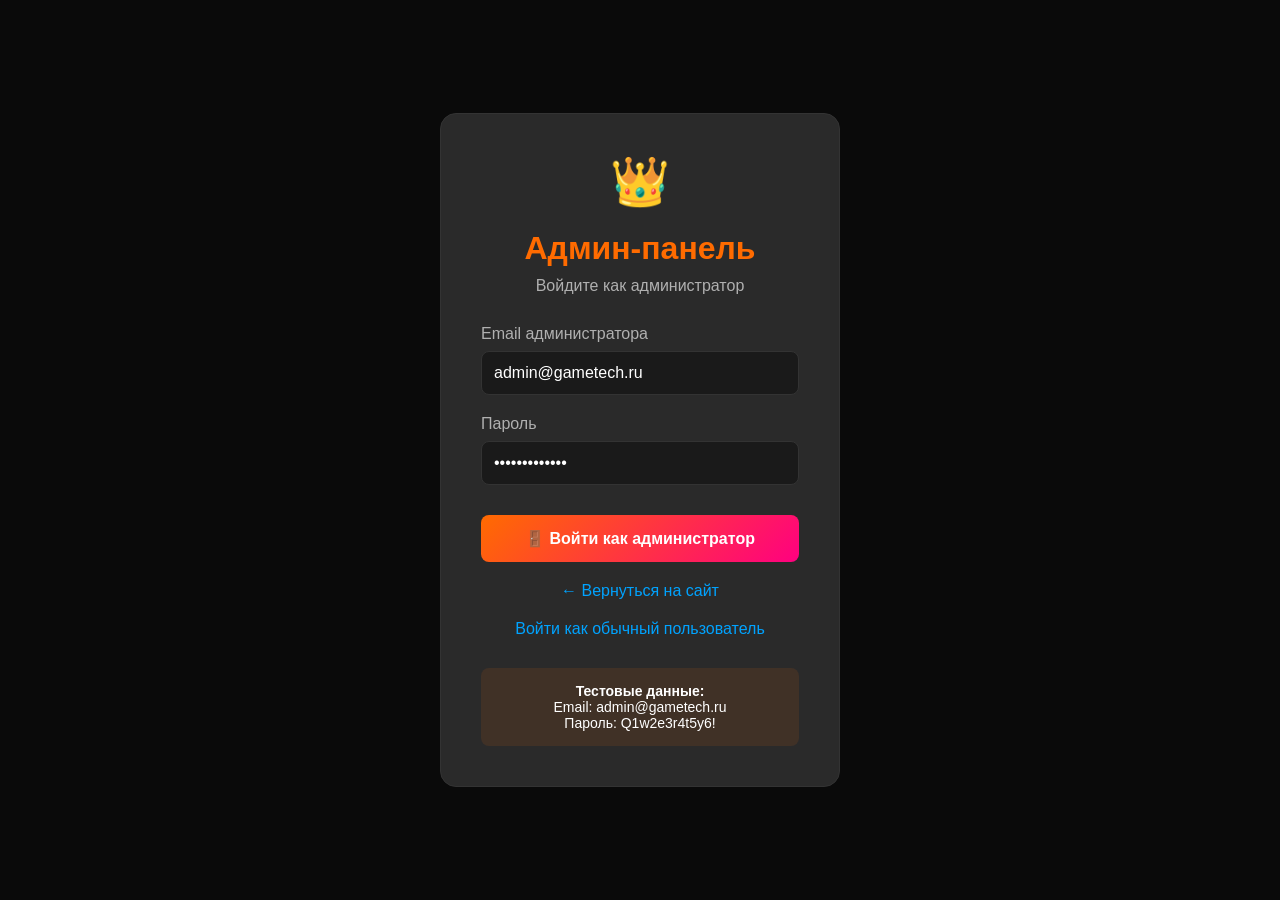
<file: admin.html>
﻿<!DOCTYPE html>
<html lang="ru">
<head>
    <meta charset="UTF-8">
    <meta name="viewport" content="width=device-width, initial-scale=1">
    <title>Админ-панель - GameTech</title>
    <style>
        * { margin: 0; padding: 0; box-sizing: border-box; }
        body { font-family: Arial, sans-serif; background: #0a0a0a; color: white; }
        
        .admin-header {
            background: #1a1a1a;
            padding: 15px;
            border-bottom: 1px solid #333;
            display: flex;
            justify-content: space-between;
            align-items: center;
        }
        
        .admin-container {
            display: flex;
            min-height: 100vh;
        }
        
        .admin-sidebar {
            width: 250px;
            background: #1a1a1a;
            border-right: 1px solid #333;
            padding: 20px 0;
        }
        
        .admin-main {
            flex: 1;
            padding: 20px;
        }
        
        .admin-card {
            background: #2a2a2a;
            border: 1px solid #333;
            border-radius: 12px;
            padding: 20px;
            margin-bottom: 20px;
        }
        
        .admin-btn {
            background: #ff6b00;
            color: white;
            border: none;
            padding: 10px 20px;
            border-radius: 8px;
            cursor: pointer;
            margin: 5px;
        }
        
        .logout-btn {
            background: #ff4444;
        }
        
        .menu-item {
            display: block;
            padding: 12px 20px;
            color: #b0b0b0;
            text-decoration: none;
            border-left: 3px solid transparent;
        }
        
        .menu-item:hover, .menu-item.active {
            background: #2a2a2a;
            color: white;
            border-left-color: #ff6b00;
        }
        
        .stat-grid {
            display: grid;
            grid-template-columns: repeat(auto-fit, minmax(200px, 1fr));
            gap: 15px;
            margin: 20px 0;
        }
        
        .stat-card {
            background: #1a1a1a;
            padding: 20px;
            border-radius: 8px;
            text-align: center;
        }
        
        .stat-number {
            font-size: 32px;
            font-weight: bold;
            color: #ff6b00;
            margin-bottom: 5px;
        }
    </style>
</head>
<body>
    <header class="admin-header">
        <div>
            <h1>👑 GameTech Admin</h1>
            <small id="adminInfo"></small>
        </div>
        <div>
            <button class="admin-btn" onclick="location.href='index.html'">🏠 На сайт</button>
            <button class="admin-btn logout-btn" onclick="logoutAdmin()">🚪 Выйти</button>
        </div>
    </header>
    
    <div class="admin-container">
        <nav class="admin-sidebar" id="adminMenu">
            <!-- Меню будет заполнено динамически -->
        </nav>
        
        <main class="admin-main" id="adminContent">
            <div class="admin-card">
                <h2>Добро пожаловать в админ-панель</h2>
                <p>Выберите раздел для управления в меню слева.</p>
            </div>
        </main>
    </div>

    <script src="js/reviews.js"></script>
    <script>
        // Проверка доступа
        document.addEventListener('DOMContentLoaded', function() {
            const adminSession = JSON.parse(localStorage.getItem('admin_session') || 'null');
            
            if (!adminSession || adminSession.expires < Date.now()) {
                alert('❌ Доступ запрещен. Сначала войдите как администратор.');
                window.location.href = 'admin-login.html';
                return;
            }
            
            // Показываем информацию
            document.getElementById('adminInfo').textContent = 
                `Вы вошли как: ${adminSession.username} (${adminSession.role})`;
            
            // Загружаем меню
            loadAdminMenu();
            
            // Загружаем статистику
            loadAdminStats();
        });
        
        function loadAdminMenu() {
            const menu = document.getElementById('adminMenu');
            menu.innerHTML = `
                <a href="#" class="menu-item active" onclick="setActiveMenu(this); loadDashboard(); return false;">📊 Дашборд</a>
                <a href="#" class="menu-item" onclick="setActiveMenu(this); loadUsersFromDb(); return false;">👥 Пользователи (БД)</a>
                <a href="#" class="menu-item" onclick="setActiveMenu(this); loadUsersPurchases(); return false;">🛒 Покупки клиентов</a>
                <a href="#" class="menu-item" onclick="setActiveMenu(this); loadSupportRequests(); return false;">📋 Заявки поддержки</a>
                <a href="#" class="menu-item" onclick="setActiveMenu(this); loadReviewsModeration(); return false;">💬 Отзывы</a>
                <a href="#" class="menu-item" onclick="setActiveMenu(this); loadFiles(); return false;">📁 Файлы</a>
                <a href="#" class="menu-item" onclick="setActiveMenu(this); loadSettings(); return false;">⚙️ Настройки</a>
                <a href="#" class="menu-item" onclick="setActiveMenu(this); loadLogs(); return false;">📝 Логи</a>
            `;
        }
        
        function loadAdminStats() {
            const users = JSON.parse(localStorage.getItem('users') || '{}');
            const files = JSON.parse(localStorage.getItem('db_files') || '[]');
            let pendingReviews = 0;
            if (window.GameTechReviews) {
                pendingReviews = window.GameTechReviews.listForAdmin().filter(function (r) {
                    return r.status === 'pending';
                }).length;
            }
            
            const content = `
                <div class="stat-grid">
                    <div class="stat-card">
                        <div class="stat-number">${Object.keys(users).length}</div>
                        <div>Пользователей</div>
                    </div>
                    <div class="stat-card">
                        <div class="stat-number">${files.length}</div>
                        <div>Файлов</div>
                    </div>
                    <div class="stat-card">
                        <div class="stat-number">${files.filter(f => f.encrypted).length}</div>
                        <div>Зашифровано</div>
                    </div>
                    <div class="stat-card">
                        <div class="stat-number">${pendingReviews}</div>
                        <div>Отзывов на модерации</div>
                    </div>
                </div>
            `;
            
            document.getElementById('adminContent').innerHTML = 
                `<div class="admin-card"><h2>📊 Статистика</h2>${content}</div>`;
        }

        // Переключение активного пункта меню
        function setActiveMenu(link) {
            document.querySelectorAll('.menu-item').forEach(item => item.classList.remove('active'));
            link.classList.add('active');
        }

        // Дашборд
        function loadDashboard() {
            loadAdminStats();
        }

        // Список пользователей
        function loadUsers() {
            const users = JSON.parse(localStorage.getItem('users') || '{}');
            const rows = Object.values(users).map((u, index) => `
                <tr>
                    <td>${index + 1}</td>
                    <td>${u.name || '-'}</td>
                    <td>${u.email}</td>
                    <td>${u.role || 'user'}</td>
                    <td>${u.registered ? new Date(u.registered).toLocaleString('ru-RU') : '-'}</td>
                    <td>
                        <button class="admin-btn" onclick="changeUserRole('${u.email}')">Сделать админом</button>
                    </td>
                </tr>
            `).join('') || `<tr><td colspan="6" style="text-align:center; padding:10px;">Пользователей пока нет</td></tr>`;

            document.getElementById('adminContent').innerHTML = `
                <div class="admin-card">
                    <h2>👥 Пользователи</h2>
                    <p style="margin-top:5px; color:#b0b0b0;">Управление зарегистрированными пользователями</p>
                    <div style="overflow-x:auto; margin-top:15px;">
                        <table style="width:100%; border-collapse:collapse; font-size:14px;">
                            <thead>
                                <tr>
                                    <th style="text-align:left; padding:8px; border-bottom:1px solid #333;">#</th>
                                    <th style="text-align:left; padding:8px; border-bottom:1px solid #333;">Имя</th>
                                    <th style="text-align:left; padding:8px; border-bottom:1px solid #333;">Email</th>
                                    <th style="text-align:left; padding:8px; border-bottom:1px solid #333;">Роль</th>
                                    <th style="text-align:left; padding:8px; border-bottom:1px solid #333;">Зарегистрирован</th>
                                    <th style="text-align:left; padding:8px; border-bottom:1px solid #333;">Действия</th>
                                </tr>
                            </thead>
                            <tbody>
                                ${rows}
                            </tbody>
                        </table>
                    </div>
                </div>
            `;
        }

        function escAdminHtml(s) {
            return String(s || '')
                .replace(/&/g, '&amp;')
                .replace(/</g, '&lt;')
                .replace(/>/g, '&gt;')
                .replace(/"/g, '&quot;');
        }

        function loadReviewsModeration() {
            const GR = window.GameTechReviews;
            if (!GR) {
                document.getElementById('adminContent').innerHTML =
                    '<div class="admin-card"><p>Модуль отзывов не загружен.</p></div>';
                return;
            }
            const all = GR.listForAdmin();
            const rows = all.map(function (r, index) {
                const st = r.status || 'pending';
                const stColor = st === 'approved' ? '#9cffcb' : st === 'hidden' ? '#ff9a9a' : '#ffd48a';
                return `
                <tr>
                    <td>${index + 1}</td>
                    <td>${escAdminHtml(r.productTitle || r.productId)}<br><small style="color:#888;">${escAdminHtml(r.productType)} / ${escAdminHtml(r.productId)}</small></td>
                    <td>${escAdminHtml(r.authorName || '')}<br><small style="color:#888;">${escAdminHtml(r.authorEmail || '')}</small></td>
                    <td>${r.rating || '-'}</td>
                    <td style="max-width:240px; font-size:12px;">${escAdminHtml((r.text || '').slice(0, 200))}${(r.text || '').length > 200 ? '…' : ''}</td>
                    <td style="color:${stColor}; font-weight:600;">${escAdminHtml(st)}</td>
                    <td>${r.createdAt ? new Date(r.createdAt).toLocaleString('ru-RU') : '-'}</td>
                    <td>
                        ${st !== 'approved' ? `<button class="admin-btn" onclick="adminReviewAction('${r.id}','approved')">Одобрить</button>` : ''}
                        ${st !== 'hidden' ? `<button class="admin-btn" style="background:#555;" onclick="adminReviewAction('${r.id}','hidden')">Скрыть</button>` : ''}
                        <button class="admin-btn logout-btn" onclick="adminReviewDelete('${r.id}')">Удалить</button>
                    </td>
                </tr>`;
            }).join('') || `<tr><td colspan="8" style="text-align:center; padding:10px;">Отзывов пока нет</td></tr>`;

            document.getElementById('adminContent').innerHTML = `
                <div class="admin-card">
                    <h2>💬 Модерация отзывов</h2>
                    <p style="margin-top:5px; color:#b0b0b0;">Новые отзывы приходят со статусом «pending». После одобрения они видны всем на сайте.</p>
                    <div style="overflow-x:auto; margin-top:15px;">
                        <table style="width:100%; border-collapse:collapse; font-size:13px;">
                            <thead>
                                <tr>
                                    <th style="text-align:left; padding:8px; border-bottom:1px solid #333;">#</th>
                                    <th style="text-align:left; padding:8px; border-bottom:1px solid #333;">Товар</th>
                                    <th style="text-align:left; padding:8px; border-bottom:1px solid #333;">Автор</th>
                                    <th style="text-align:left; padding:8px; border-bottom:1px solid #333;">★</th>
                                    <th style="text-align:left; padding:8px; border-bottom:1px solid #333;">Текст</th>
                                    <th style="text-align:left; padding:8px; border-bottom:1px solid #333;">Статус</th>
                                    <th style="text-align:left; padding:8px; border-bottom:1px solid #333;">Дата</th>
                                    <th style="text-align:left; padding:8px; border-bottom:1px solid #333;">Действия</th>
                                </tr>
                            </thead>
                            <tbody>${rows}</tbody>
                        </table>
                    </div>
                </div>
            `;
        }

        function adminReviewAction(id, status) {
            if (!window.GameTechReviews) return;
            window.GameTechReviews.setStatus(id, status);
            const logs = JSON.parse(localStorage.getItem('admin_logs') || '[]');
            logs.unshift({ type: 'review_moderation', reviewId: id, status: status, timestamp: new Date().toISOString() });
            localStorage.setItem('admin_logs', JSON.stringify(logs));
            loadReviewsModeration();
        }

        function adminReviewDelete(id) {
            if (!confirm('Удалить отзыв безвозвратно?')) return;
            if (!window.GameTechReviews) return;
            window.GameTechReviews.removeReview(id);
            const logs = JSON.parse(localStorage.getItem('admin_logs') || '[]');
            logs.unshift({ type: 'review_delete', reviewId: id, timestamp: new Date().toISOString() });
            localStorage.setItem('admin_logs', JSON.stringify(logs));
            loadReviewsModeration();
        }

        function changeUserRole(email) {
            const users = JSON.parse(localStorage.getItem('users') || '{}');
            const user = users[email];
            if (!user) return;

            const newRole = (user.role === 'admin' || user.role === 'superadmin') ? 'user' : 'admin';
            if (!confirm(`Изменить роль пользователя ${email} на "${newRole}"?`)) return;

            user.role = newRole;
            users[email] = user;
            localStorage.setItem('users', JSON.stringify(users));

            // Логируем изменение
            const logs = JSON.parse(localStorage.getItem('admin_logs') || '[]');
            logs.unshift({
                type: 'role_change',
                email,
                newRole,
                timestamp: new Date().toISOString()
            });
            localStorage.setItem('admin_logs', JSON.stringify(logs));

            loadUsers();
        }

        // Список файлов
        function loadFiles() {
            const files = JSON.parse(localStorage.getItem('db_files') || '[]');
            const rows = files.map((f, index) => `
                <tr>
                    <td>${index + 1}</td>
                    <td>${f.name}</td>
                    <td>${f.type || '-'}</td>
                    <td>${(f.size / 1024).toFixed(1)} КБ</td>
                    <td>${f.encrypted ? 'Да' : 'Нет'}</td>
                    <td>${f.visibility || 'private'}</td>
                    <td>${f.uploadDate ? new Date(f.uploadDate).toLocaleString('ru-RU') : '-'}</td>
                </tr>
            `).join('') || `<tr><td colspan="7" style="text-align:center; padding:10px;">Файлов пока нет</td></tr>`;

            document.getElementById('adminContent').innerHTML = `
                <div class="admin-card">
                    <h2>📁 Файлы</h2>
                    <p style="margin-top:5px; color:#b0b0b0;">Файлы, загруженные пользователями (db_files)</p>
                    <div style="overflow-x:auto; margin-top:15px;">
                        <table style="width:100%; border-collapse:collapse; font-size:14px;">
                            <thead>
                                <tr>
                                    <th style="text-align:left; padding:8px; border-bottom:1px solid #333;">#</th>
                                    <th style="text-align:left; padding:8px; border-bottom:1px solid #333;">Имя</th>
                                    <th style="text-align:left; padding:8px; border-bottom:1px solid #333;">Тип</th>
                                    <th style="text-align:left; padding:8px; border-bottom:1px solid #333;">Размер</th>
                                    <th style="text-align:left; padding:8px; border-bottom:1px solid #333;">Зашифровано</th>
                                    <th style="text-align:left; padding:8px; border-bottom:1px solid #333;">Доступ</th>
                                    <th style="text-align:left; padding:8px; border-bottom:1px solid #333;">Загружен</th>
                                </tr>
                            </thead>
                            <tbody>
                                ${rows}
                            </tbody>
                        </table>
                    </div>
                </div>
            `;
        }

        // Настройки сайта
        function loadSettings() {
            const settings = JSON.parse(localStorage.getItem('admin_settings') || '{}');

            document.getElementById('adminContent').innerHTML = `
                <div class="admin-card">
                    <h2>⚙️ Настройки</h2>
                    <p style="margin-top:5px; color:#b0b0b0;">Основные настройки админ-панели (хранятся в admin_settings)</p>
                    <form id="settingsForm" style="margin-top:15px;" onsubmit="saveSettings(event)">
                        <div style="margin-bottom:12px;">
                            <label>Название сайта</label>
                            <input type="text" id="settingSiteName" value="${settings.siteName || 'GameTech'}" style="width:100%; padding:8px; margin-top:4px; border-radius:6px; border:1px solid #333; background:#1a1a1a; color:white;">
                        </div>
                        <div style="margin-bottom:12px;">
                            <label>Валюта</label>
                            <input type="text" id="settingCurrency" value="${settings.currency || '₽'}" style="width:100%; padding:8px; margin-top:4px; border-radius:6px; border:1px solid #333; background:#1a1a1a; color:white;">
                        </div>
                        <div style="margin-bottom:12px;">
                            <label><input type="checkbox" id="settingMaintenance" ${settings.maintenance ? 'checked' : ''}> Режим обслуживания</label>
                        </div>
                        <div style="margin-bottom:12px;">
                            <label><input type="checkbox" id="settingRegistration" ${settings.registrationEnabled !== false ? 'checked' : ''}> Разрешить регистрацию</label>
                        </div>
                        <button type="submit" class="admin-btn">💾 Сохранить настройки</button>
                    </form>
                </div>
            `;
        }

        function saveSettings(event) {
            event.preventDefault();
            const settings = {
                siteName: document.getElementById('settingSiteName').value.trim() || 'GameTech',
                currency: document.getElementById('settingCurrency').value.trim() || '₽',
                maintenance: document.getElementById('settingMaintenance').checked,
                registrationEnabled: document.getElementById('settingRegistration').checked
            };

            localStorage.setItem('admin_settings', JSON.stringify(settings));

            const logs = JSON.parse(localStorage.getItem('admin_logs') || '[]');
            logs.unshift({
                type: 'settings_update',
                settings,
                timestamp: new Date().toISOString()
            });
            localStorage.setItem('admin_logs', JSON.stringify(logs));

            alert('Настройки сохранены');
        }

        // Логи
        function loadLogs() {
            const logs = JSON.parse(localStorage.getItem('admin_logs') || '[]');
            const rows = logs.map((log, index) => `
                <tr>
                    <td>${index + 1}</td>
                    <td>${log.type || '-'}</td>
                    <td>${log.email || '-'}</td>
                    <td>${log.newRole || '-'}</td>
                    <td>${log.timestamp ? new Date(log.timestamp).toLocaleString('ru-RU') : '-'}</td>
                </tr>
            `).join('') || `<tr><td colspan="5" style="text-align:center; padding:10px;">Логов пока нет</td></tr>`;

            document.getElementById('adminContent').innerHTML = `
                <div class="admin-card">
                    <h2>📝 Логи</h2>
                    <p style="margin-top:5px; color:#b0b0b0;">События админ-панели (смена ролей, изменения настроек и т.д.)</p>
                    <div style="overflow-x:auto; margin-top:15px;">
                        <table style="width:100%; border-collapse:collapse; font-size:14px;">
                            <thead>
                                <tr>
                                    <th style="text-align:left; padding:8px; border-bottom:1px solid #333;">#</th>
                                    <th style="text-align:left; padding:8px; border-bottom:1px solid #333;">Тип</th>
                                    <th style="text-align:left; padding:8px; border-bottom:1px solid #333;">Email</th>
                                    <th style="text-align:left; padding:8px; border-bottom:1px solid #333;">Роль</th>
                                    <th style="text-align:left; padding:8px; border-bottom:1px solid #333;">Время</th>
                                </tr>
                            </thead>
                            <tbody>
                                ${rows}
                            </tbody>
                        </table>
                    </div>
                </div>
            `;
        }
        
        function logoutAdmin() {
            localStorage.removeItem('admin_session');
            alert('👋 Выход из админ-панели');
            window.location.href = 'index.html';
        }
        
        // Делаем функцию доступной глобально
        window.logoutAdmin = logoutAdmin;
    </script>
    <script src="js/admin-users-db.js"></script>
</body>
</html>
</file>
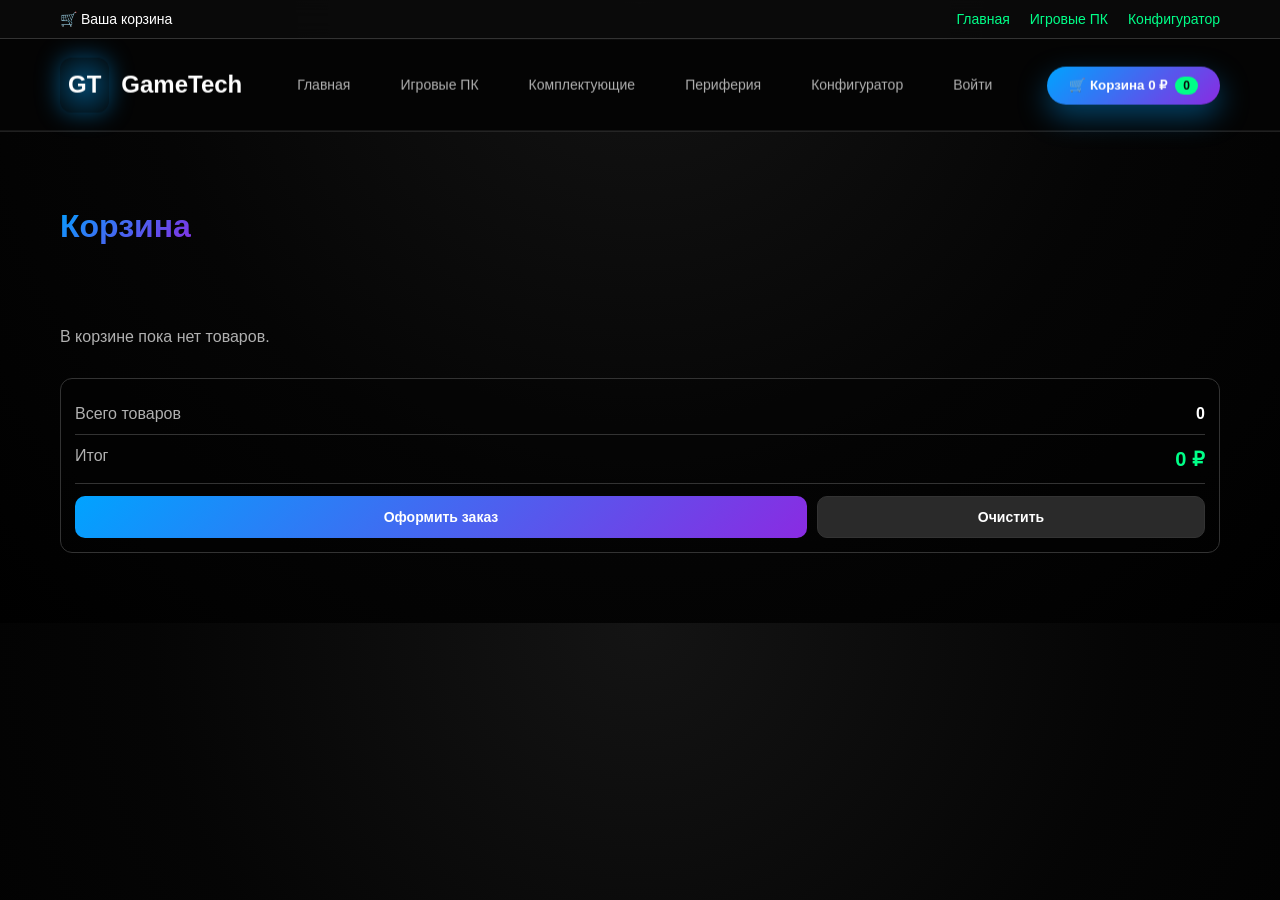
<file: cart.html>
﻿<!DOCTYPE html>
<html lang="ru">
<head>
    <meta charset="UTF-8">
    <meta name="viewport" content="width=device-width, initial-scale=1">
    <title>Корзина - GameTech</title>
    <link rel="stylesheet" href="css/styles.css">
</head>
<body>
    <div class="top-bar">
        <div class="container">
            <div class="top-bar-content">
                <span>🛒 Ваша корзина</span>
                <div class="top-bar-links">
                    <a href="index.html">Главная</a>
                    <a href="pcs.html">Игровые ПК</a>
                    <a href="configurator.html">Конфигуратор</a>
                </div>
            </div>
        </div>
    </div>

    <header class="site-header">
        <div class="container">
            <div class="header-main">
                <a class="brand" href="index.html">
                    <div class="logo-glow">
                        <span style="color: white; font-size: 24px; font-weight: bold;">GT</span>
                    </div>
                    <span class="brand-name">GameTech</span>
                </a>
                <nav class="main-nav">
                    <a class="nav-link" href="index.html">Главная</a>
                    <a class="nav-link" href="pcs.html">Игровые ПК</a>
                    <a class="nav-link" href="components.html">Комплектующие</a>
                    <a class="nav-link" href="periphery.html">Периферия</a>
                    <a class="nav-link" href="configurator.html">Конфигуратор</a>
                    <span id="headerAuthNav"></span>
                </nav>
                <div class="header-actions">
                    <button class="btn-cart">
                        🛒 Корзина
                        <span class="cart-badge">0</span>
                    </button>
                </div>
            </div>
        </div>
    </header>

    <main>
        <section class="categories-gaming">
            <div class="container">
                <div class="section-header">
                    <h1 class="section-title">Корзина</h1>
                </div>
                <p id="cartEmpty" style="color: var(--text-secondary);">В корзине пока нет товаров.</p>
                <div id="cartItems" class="cart-items"></div>

                <div class="cart-summary">
                    <div class="summary-item">
                        <span>Всего товаров</span>
                        <strong id="cartItemsCount">0</strong>
                    </div>
                    <div class="summary-item summary-total">
                        <span>Итог</span>
                        <strong id="cartGrandTotal">0 ₽</strong>
                    </div>
                    <div class="build-actions" style="margin-top: 12px;">
                        <button id="checkoutBtn" class="btn btn-primary" style="flex: 2;">Оформить заказ</button>
                        <button id="clearCartBtn" class="btn btn-secondary" style="flex: 1;">Очистить</button>
                    </div>
                </div>
            </div>
        </section>
    </main>

    <script src="js/header-auth.js"></script>
    <script src="js/cart.js?v=7"></script>
</body>
</html>
</file>
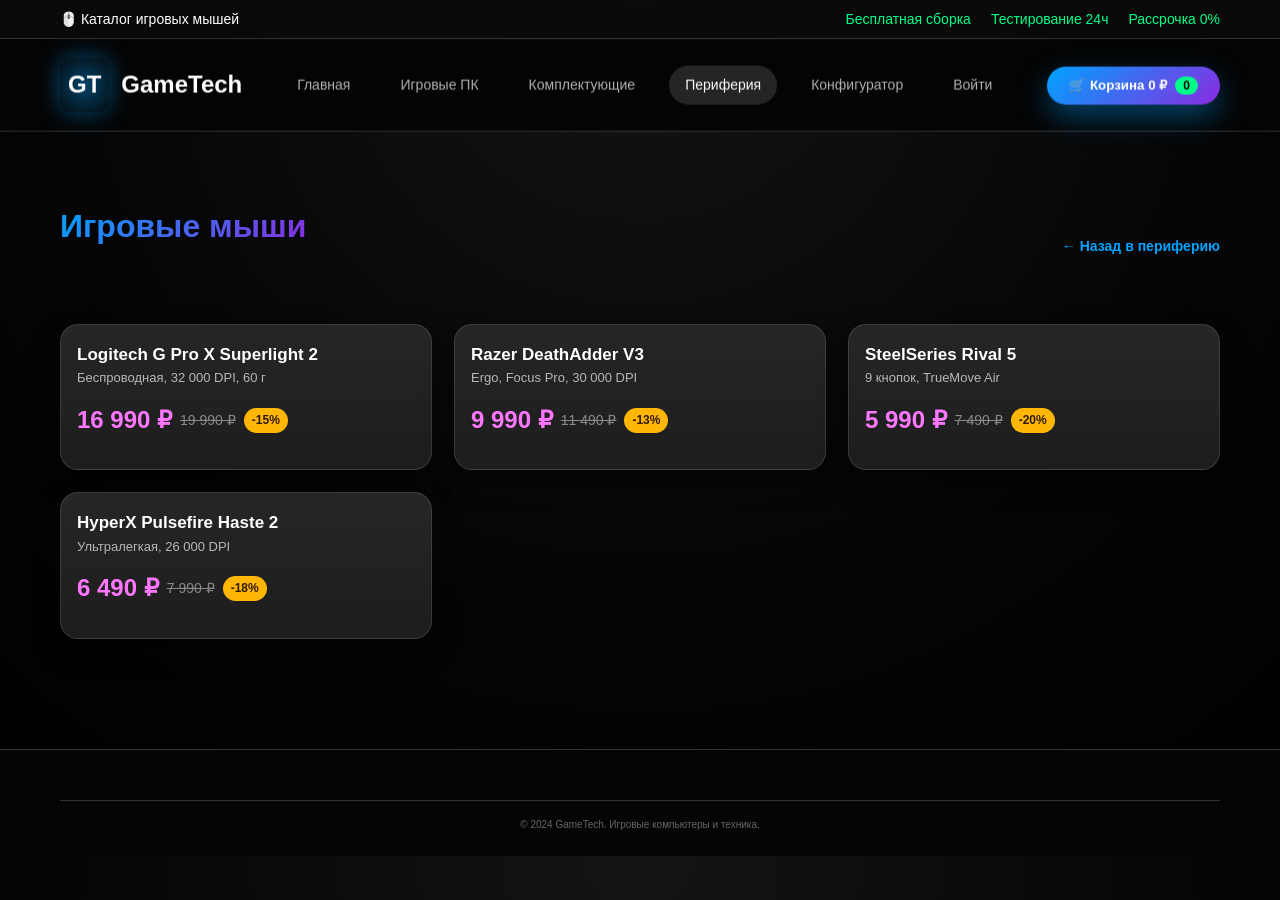
<file: mice.html>
﻿<!DOCTYPE html>
<html lang="ru">
<head>
    <meta charset="UTF-8">
    <meta name="viewport" content="width=device-width, initial-scale=1">
    <title>Игровые мыши - GameTech</title>
    <link rel="stylesheet" href="css/styles.css">
</head>
<body>
    <div class="top-bar">
        <div class="container">
            <div class="top-bar-content">
                <span>🖱️ Каталог игровых мышей</span>
                <div class="top-bar-links">
                    <a href="index.html#free-assembly">Бесплатная сборка</a>
                    <a href="index.html#testing-24h">Тестирование 24ч</a>
                    <a href="index.html#credit">Рассрочка 0%</a>
                </div>
            </div>
        </div>
    </div>

    <header class="site-header">
        <div class="container">
            <div class="header-main">
                <a class="brand" href="index.html">
                    <div class="logo-glow"><span style="color: white; font-size: 24px; font-weight: bold;">GT</span></div>
                    <span class="brand-name">GameTech</span>
                </a>
                <nav class="main-nav">
                    <a class="nav-link" href="index.html">Главная</a>
                    <a class="nav-link" href="pcs.html">Игровые ПК</a>
                    <a class="nav-link" href="components.html">Комплектующие</a>
                    <a class="nav-link active" href="periphery.html">Периферия</a>
                    <a class="nav-link" href="configurator.html">Конфигуратор</a>
                    <span id="headerAuthNav"></span>
                </nav>
                <div class="header-actions">
                    <button class="btn-cart">🛒 Корзина <span class="cart-badge">0</span></button>
                </div>
            </div>
        </div>
    </header>

    <main>
        <section class="featured-builds">
            <div class="container">
                <div class="section-header">
                    <h1 class="section-title">Игровые мыши</h1>
                    <a href="periphery.html" class="section-link">← Назад в периферию</a>
                </div>
                <div class="builds-grid catalog-builds-grid">
                    <article class="build-card wb-style-card"><div class="build-info"><h3 class="build-title">Logitech G Pro X Superlight 2</h3><p class="build-subtitle">Беспроводная, 32 000 DPI, 60 г</p><div class="build-price wb-price-block"><span class="current-price">16 990 ₽</span><span class="wb-old-price">19 990 ₽</span><span class="wb-discount">-15%</span></div></div></article>
                    <article class="build-card wb-style-card"><div class="build-info"><h3 class="build-title">Razer DeathAdder V3</h3><p class="build-subtitle">Ergo, Focus Pro, 30 000 DPI</p><div class="build-price wb-price-block"><span class="current-price">9 990 ₽</span><span class="wb-old-price">11 490 ₽</span><span class="wb-discount">-13%</span></div></div></article>
                    <article class="build-card wb-style-card"><div class="build-info"><h3 class="build-title">SteelSeries Rival 5</h3><p class="build-subtitle">9 кнопок, TrueMove Air</p><div class="build-price wb-price-block"><span class="current-price">5 990 ₽</span><span class="wb-old-price">7 490 ₽</span><span class="wb-discount">-20%</span></div></div></article>
                    <article class="build-card wb-style-card"><div class="build-info"><h3 class="build-title">HyperX Pulsefire Haste 2</h3><p class="build-subtitle">Ультралегкая, 26 000 DPI</p><div class="build-price wb-price-block"><span class="current-price">6 490 ₽</span><span class="wb-old-price">7 990 ₽</span><span class="wb-discount">-18%</span></div></div></article>
                </div>
            </div>
        </section>
    </main>

    <footer class="site-footer">
        <div class="container"><div class="footer-bottom"><small>© 2024 GameTech. Игровые компьютеры и техника.</small></div></div>
    </footer>
    <script src="js/header-auth.js"></script>
    <script src="js/cart.js?v=6"></script>
</body>
</html>
</file>
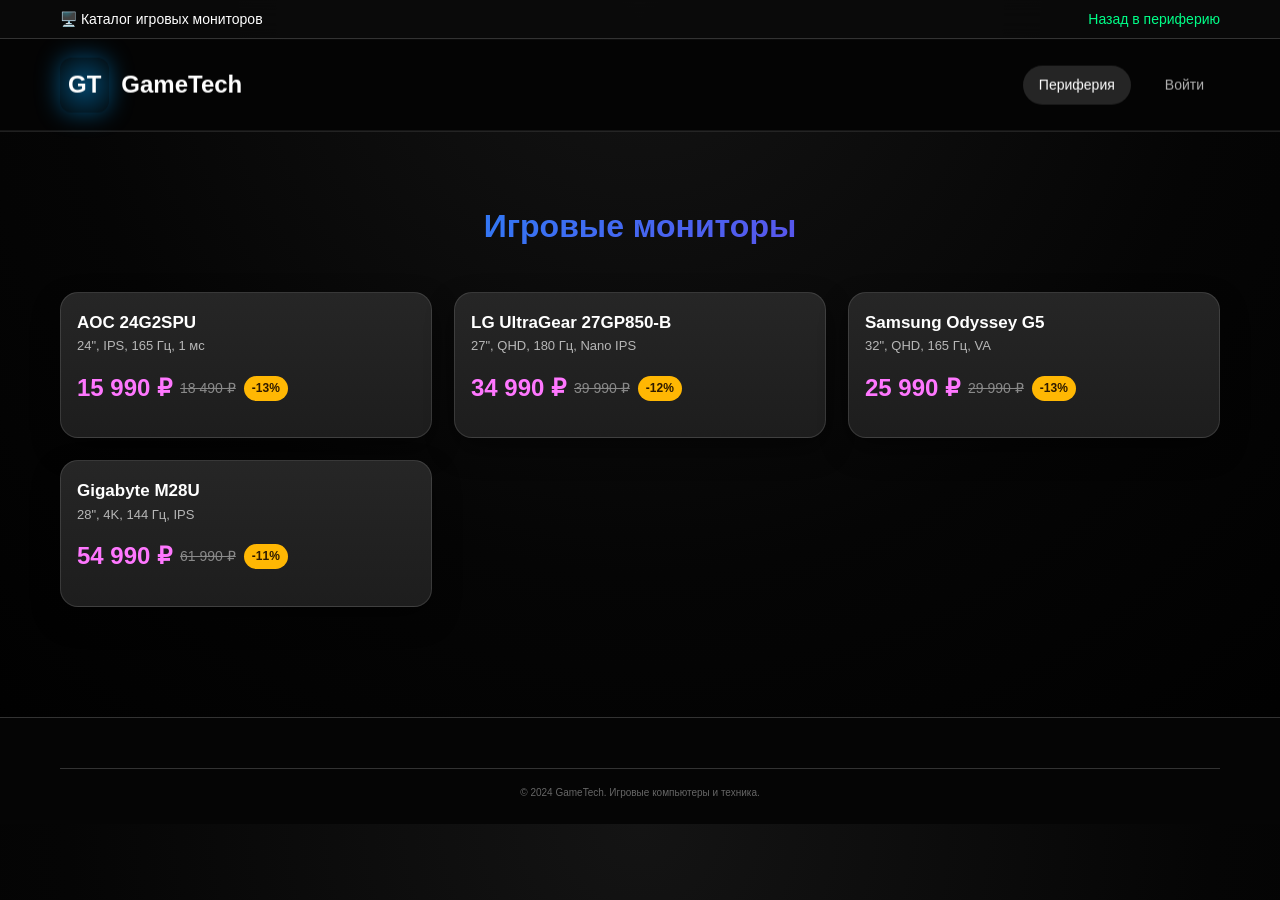
<file: monitors.html>
﻿<!DOCTYPE html>
<html lang="ru">
<head>
    <meta charset="UTF-8">
    <meta name="viewport" content="width=device-width, initial-scale=1">
    <title>Игровые мониторы - GameTech</title>
    <link rel="stylesheet" href="css/styles.css">
</head>
<body>
    <div class="top-bar"><div class="container"><div class="top-bar-content"><span>🖥️ Каталог игровых мониторов</span><div class="top-bar-links"><a href="periphery.html">Назад в периферию</a></div></div></div></div>
    <header class="site-header"><div class="container"><div class="header-main"><a class="brand" href="index.html"><div class="logo-glow"><span style="color: white; font-size: 24px; font-weight: bold;">GT</span></div><span class="brand-name">GameTech</span></a><nav class="main-nav"><a class="nav-link active" href="periphery.html">Периферия</a><span id="headerAuthNav"></span></nav></div></div></header>
    <main>
        <section class="featured-builds">
            <div class="container">
                <h1 class="section-title">Игровые мониторы</h1>
                <div class="builds-grid catalog-builds-grid">
                    <article class="build-card wb-style-card"><div class="build-info"><h3 class="build-title">AOC 24G2SPU</h3><p class="build-subtitle">24", IPS, 165 Гц, 1 мс</p><div class="build-price wb-price-block"><span class="current-price">15 990 ₽</span><span class="wb-old-price">18 490 ₽</span><span class="wb-discount">-13%</span></div></div></article>
                    <article class="build-card wb-style-card"><div class="build-info"><h3 class="build-title">LG UltraGear 27GP850-B</h3><p class="build-subtitle">27", QHD, 180 Гц, Nano IPS</p><div class="build-price wb-price-block"><span class="current-price">34 990 ₽</span><span class="wb-old-price">39 990 ₽</span><span class="wb-discount">-12%</span></div></div></article>
                    <article class="build-card wb-style-card"><div class="build-info"><h3 class="build-title">Samsung Odyssey G5</h3><p class="build-subtitle">32", QHD, 165 Гц, VA</p><div class="build-price wb-price-block"><span class="current-price">25 990 ₽</span><span class="wb-old-price">29 990 ₽</span><span class="wb-discount">-13%</span></div></div></article>
                    <article class="build-card wb-style-card"><div class="build-info"><h3 class="build-title">Gigabyte M28U</h3><p class="build-subtitle">28", 4K, 144 Гц, IPS</p><div class="build-price wb-price-block"><span class="current-price">54 990 ₽</span><span class="wb-old-price">61 990 ₽</span><span class="wb-discount">-11%</span></div></div></article>
                </div>
            </div>
        </section>
    </main>
    <footer class="site-footer"><div class="container"><div class="footer-bottom"><small>© 2024 GameTech. Игровые компьютеры и техника.</small></div></div></footer>
    <script src="js/header-auth.js"></script>
    <script src="js/cart.js?v=6"></script>
</body>
</html>
</file>
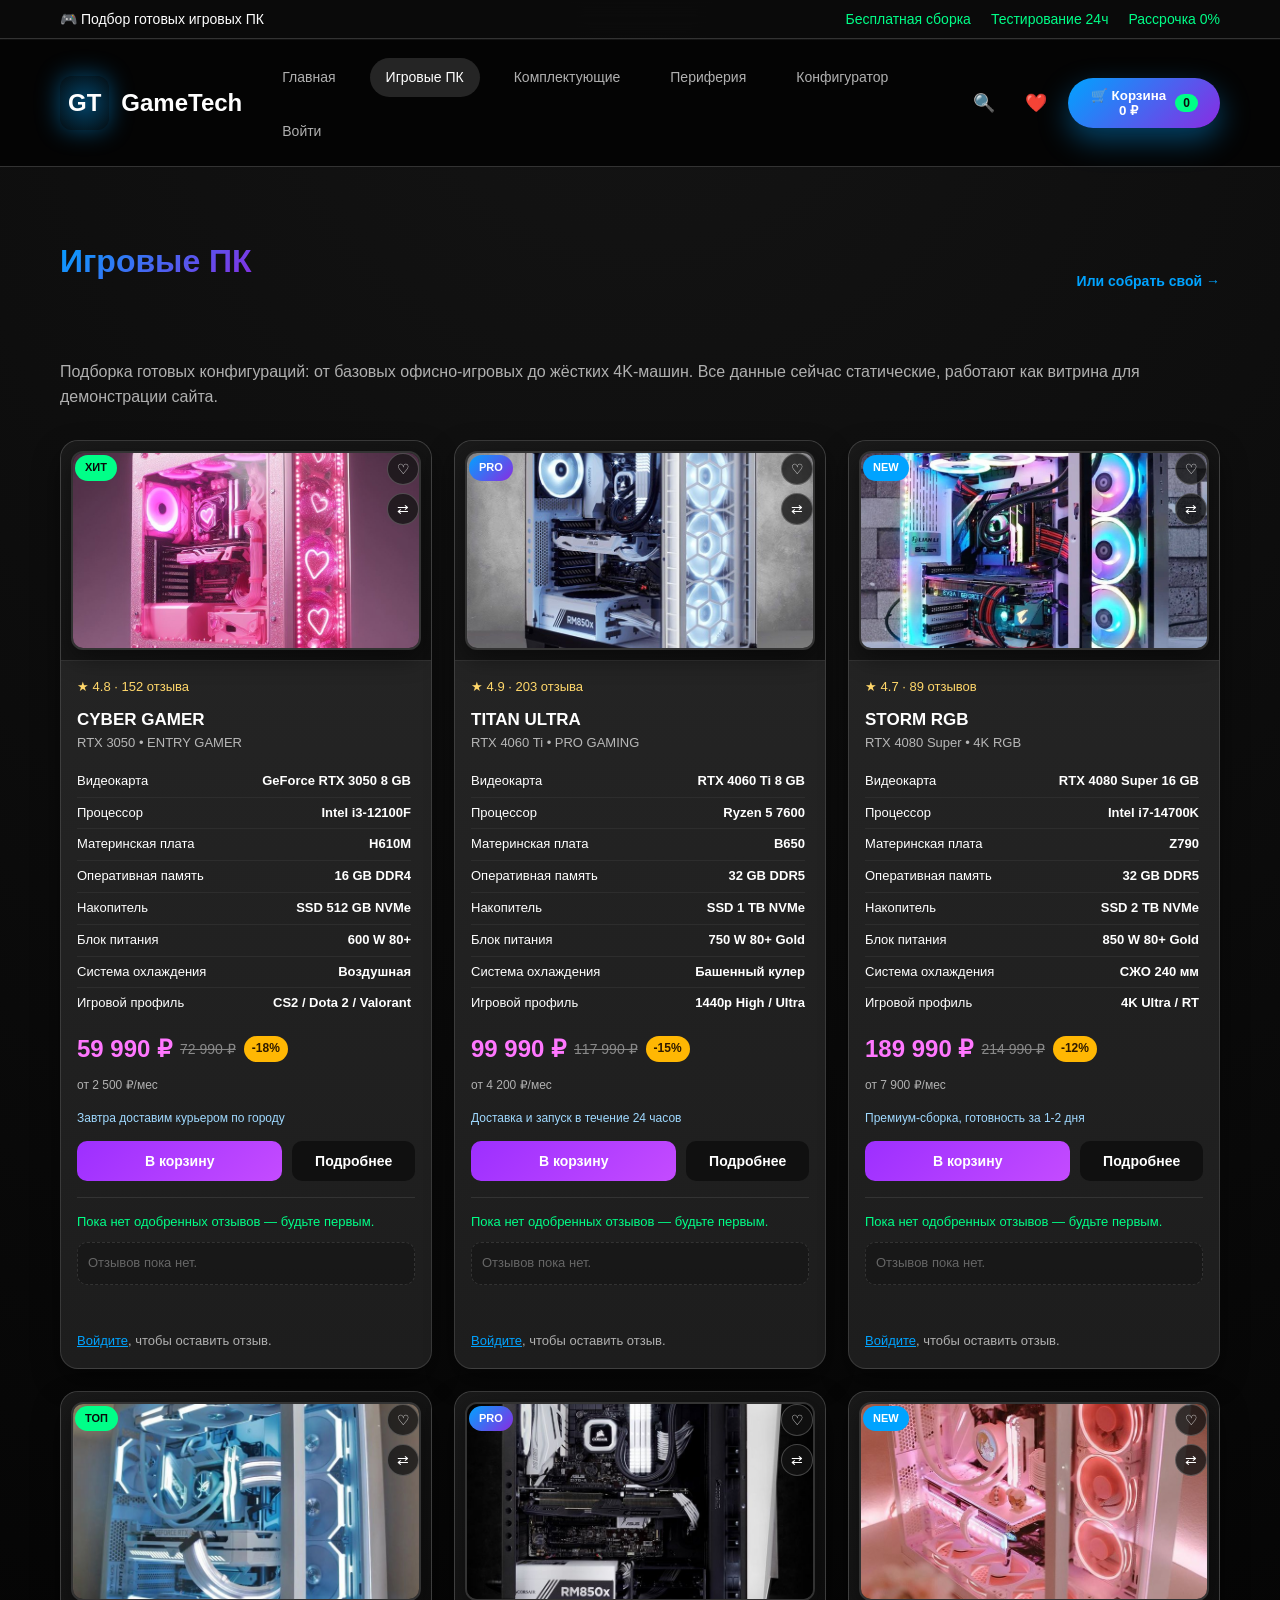
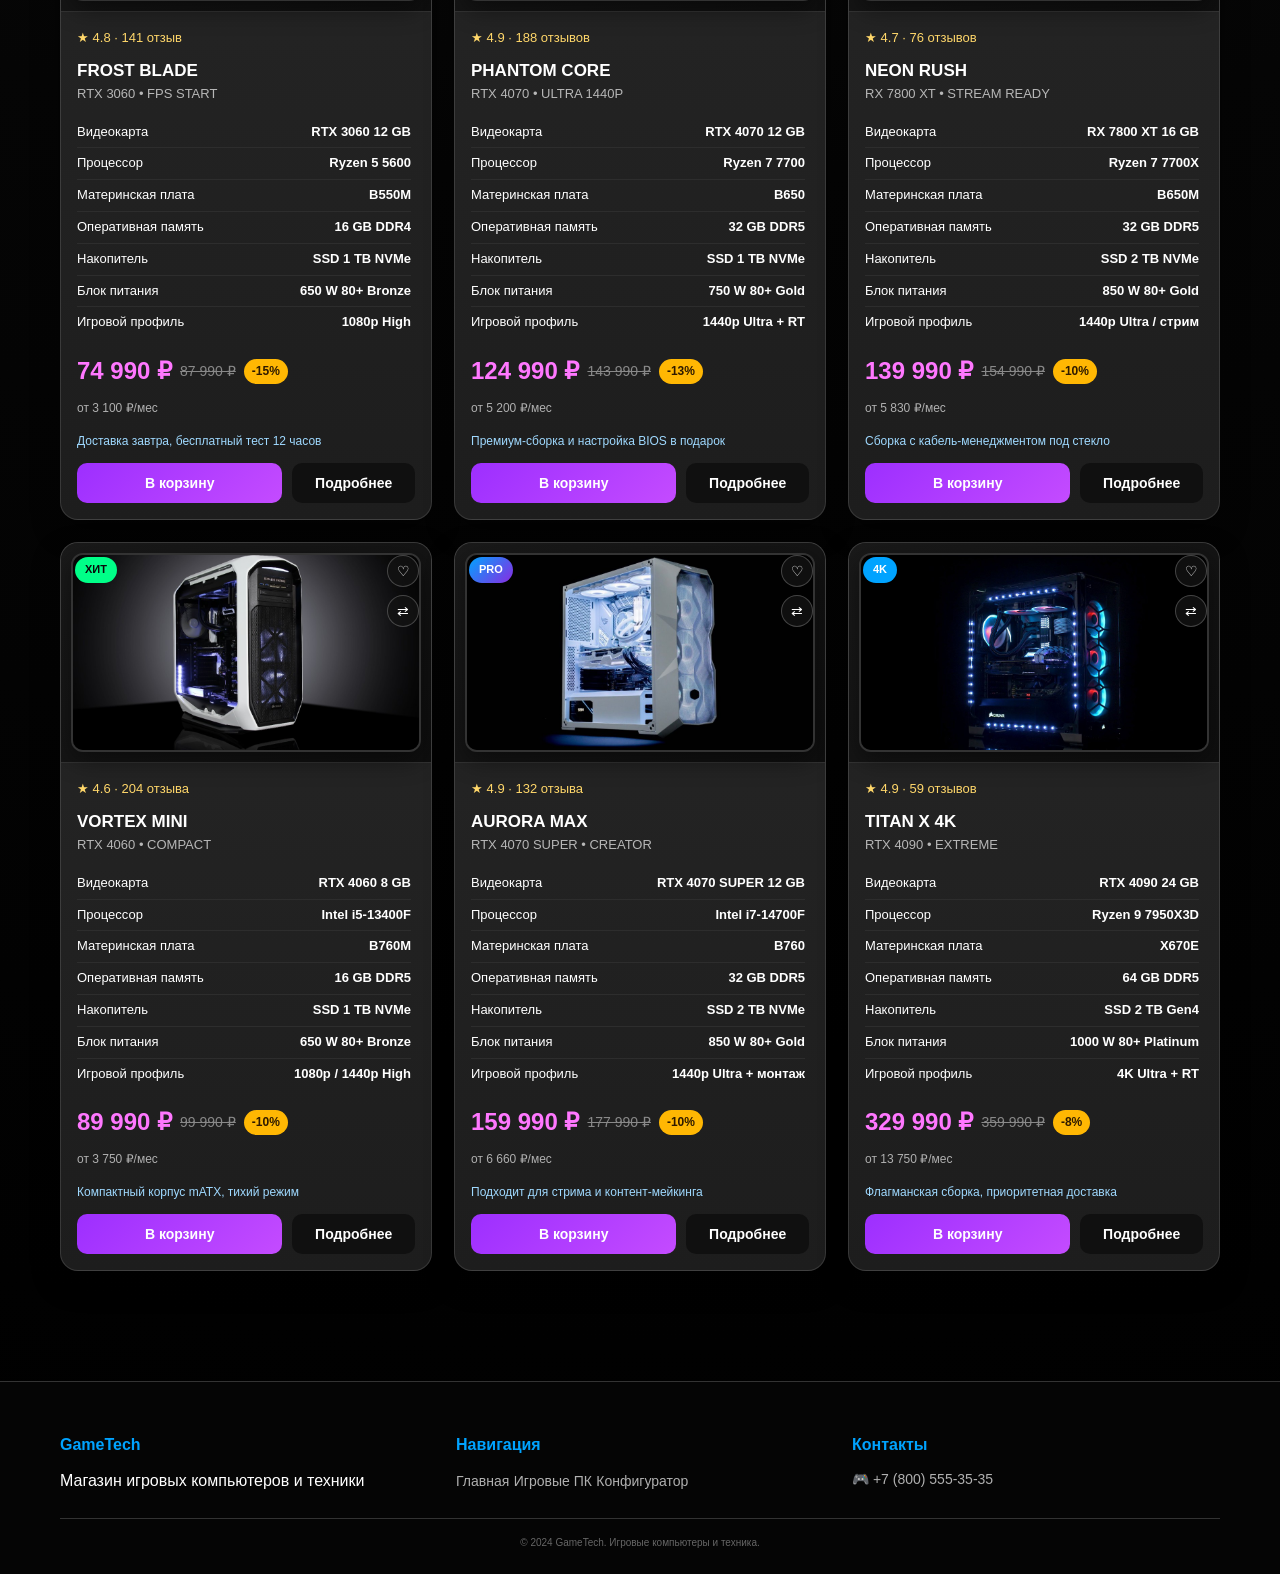
<file: pcs.html>
﻿    <!DOCTYPE html>
<html lang="ru">
<head>
    <meta charset="UTF-8">
    <meta name="viewport" content="width=device-width, initial-scale=1">
    <title>Игровые ПК - GameTech</title>
    <link rel="stylesheet" href="css/styles.css">
</head>
<body>
    <!-- Верхняя панель -->
    <div class="top-bar">
        <div class="container">
            <div class="top-bar-content">
                <span>🎮 Подбор готовых игровых ПК</span>
                <div class="top-bar-links">
                    <a href="index.html#free-assembly">Бесплатная сборка</a>
                    <a href="index.html#testing-24h">Тестирование 24ч</a>
                    <a href="index.html#credit">Рассрочка 0%</a>
                    <a href="admin.html" class="admin-footer-link" id="topAdminLink">Админ-панель</a>
                </div>
            </div>
        </div>
    </div>

    <!-- Хедер -->
    <header class="site-header">
        <div class="container">
            <div class="header-main">
                <a class="brand" href="index.html">
                    <div class="logo-glow">
                        <span style="color: white; font-size: 24px; font-weight: bold;">GT</span>
                    </div>
                    <span class="brand-name">GameTech</span>
                </a>

                <nav class="main-nav">
                    <a class="nav-link" href="index.html">Главная</a>
                    <a class="nav-link active" href="pcs.html">Игровые ПК</a>
                    <a class="nav-link" href="components.html">Комплектующие</a>
                    <a class="nav-link" href="periphery.html">Периферия</a>
                    <a class="nav-link" href="configurator.html">Конфигуратор</a>
                    <span id="headerAuthNav"></span>
                </nav>

                <div class="header-actions">
                    <button class="btn-icon" title="Поиск">🔍</button>
                    <button class="btn-icon" title="Избранное">❤️</button>
                    <button class="btn-cart">
                        🛒 Корзина
                        <span class="cart-badge">0</span>
                    </button>
                    <a href="admin.html" class="admin-link" id="adminLink">👑 Админ</a>
                </div>
            </div>
        </div>
    </header>

    <main>
        <section class="featured-builds">
            <div class="container">
                <div class="section-header">
                    <h1 class="section-title">Игровые ПК</h1>
                    <a href="configurator.html" class="section-link">Или собрать свой →</a>
                </div>

                <p style="color: var(--text-secondary); margin-bottom: 30px;">
                    Подборка готовых конфигураций: от базовых офисно‑игровых до жёстких 4K‑машин.
                    Все данные сейчас статические, работают как витрина для демонстрации сайта.
                </p>

                <div class="builds-grid catalog-builds-grid">
                    <!-- Бюджетный вариант -->
                    <div class="build-card wb-style-card">
                        <div class="build-badge">ХИТ</div>
                        <div class="wb-card-top-actions">
                            <button class="wb-icon-btn" type="button" aria-label="Добавить в избранное">♡</button>
                            <button class="wb-icon-btn" type="button" aria-label="Сравнить">⇄</button>
                        </div>
                        <div class="build-image pc-photo-frame">
                            <img src="assets/pcs/pc-01.png" alt="CYBER GAMER — игровой ПК" loading="lazy">
                        </div>
                        <div class="build-info">
                            <div class="wb-rating-row">★ 4.8 · 152 отзыва</div>
                            <h3 class="build-title">CYBER GAMER</h3>
                            <p class="build-subtitle">RTX 3050 • ENTRY GAMER</p>
                            <div class="build-specs">
                                <div class="spec-item">
                                    <span>Видеокарта</span>
                                    <strong>GeForce RTX 3050 8 GB</strong>
                                </div>
                                <div class="spec-item">
                                    <span>Процессор</span>
                                    <strong>Intel i3‑12100F</strong>
                                </div>
                                <div class="spec-item">
                                    <span>Материнская плата</span>
                                    <strong>H610M</strong>
                                </div>
                                <div class="spec-item">
                                    <span>Оперативная память</span>
                                    <strong>16 GB DDR4</strong>
                                </div>
                                <div class="spec-item">
                                    <span>Накопитель</span>
                                    <strong>SSD 512 GB NVMe</strong>
                                </div>
                                <div class="spec-item">
                                    <span>Блок питания</span>
                                    <strong>600 W 80+</strong>
                                </div>
                                <div class="spec-item">
                                    <span>Система охлаждения</span>
                                    <strong>Воздушная</strong>
                                </div>
                                <div class="spec-item">
                                    <span>Игровой профиль</span>
                                    <strong>CS2 / Dota 2 / Valorant</strong>
                                </div>
                            </div>
                            <div class="build-price wb-price-block">
                                <span class="current-price">59 990 ₽</span>
                                <span class="wb-old-price">72 990 ₽</span>
                                <span class="wb-discount">-18%</span>
                                <span class="monthly-payment">от 2 500 ₽/мес</span>
                            </div>
                            <p class="wb-delivery-note">Завтра доставим курьером по городу</p>
                            <div class="build-actions">
                                <button class="btn wb-buy-btn">В корзину</button>
                                <button class="btn wb-secondary-btn">Подробнее</button>
                            </div>
                            <div class="reviews-block" data-product-type="pc_build" data-product-id="cyber-gamer" data-product-title="CYBER GAMER">
                                <div class="reviews-summary"></div>
                                <ul class="reviews-list"></ul>
                                <p class="review-form-message"></p>
                                <div class="review-form"></div>
                            </div>
                        </div>
                    </div>

                    <!-- Сбалансированный вариант -->
                    <div class="build-card wb-style-card">
                        <div class="build-badge pro">PRO</div>
                        <div class="wb-card-top-actions">
                            <button class="wb-icon-btn" type="button" aria-label="Добавить в избранное">♡</button>
                            <button class="wb-icon-btn" type="button" aria-label="Сравнить">⇄</button>
                        </div>
                        <div class="build-image pc-photo-frame">
                            <img src="assets/pcs/pc-06.png" alt="TITAN ULTRA — игровой ПК" loading="lazy">
                        </div>
                        <div class="build-info">
                            <div class="wb-rating-row">★ 4.9 · 203 отзыва</div>
                            <h3 class="build-title">TITAN ULTRA</h3>
                            <p class="build-subtitle">RTX 4060 Ti • PRO GAMING</p>
                            <div class="build-specs">
                                <div class="spec-item">
                                    <span>Видеокарта</span>
                                    <strong>RTX 4060 Ti 8 GB</strong>
                                </div>
                                <div class="spec-item">
                                    <span>Процессор</span>
                                    <strong>Ryzen 5 7600</strong>
                                </div>
                                <div class="spec-item">
                                    <span>Материнская плата</span>
                                    <strong>B650</strong>
                                </div>
                                <div class="spec-item">
                                    <span>Оперативная память</span>
                                    <strong>32 GB DDR5</strong>
                                </div>
                                <div class="spec-item">
                                    <span>Накопитель</span>
                                    <strong>SSD 1 TB NVMe</strong>
                                </div>
                                <div class="spec-item">
                                    <span>Блок питания</span>
                                    <strong>750 W 80+ Gold</strong>
                                </div>
                                <div class="spec-item">
                                    <span>Система охлаждения</span>
                                    <strong>Башенный кулер</strong>
                                </div>
                                <div class="spec-item">
                                    <span>Игровой профиль</span>
                                    <strong>1440p High / Ultra</strong>
                                </div>
                            </div>
                            <div class="build-price wb-price-block">
                                <span class="current-price">99 990 ₽</span>
                                <span class="wb-old-price">117 990 ₽</span>
                                <span class="wb-discount">-15%</span>
                                <span class="monthly-payment">от 4 200 ₽/мес</span>
                            </div>
                            <p class="wb-delivery-note">Доставка и запуск в течение 24 часов</p>
                            <div class="build-actions">
                                <button class="btn wb-buy-btn">В корзину</button>
                                <button class="btn wb-secondary-btn">Подробнее</button>
                            </div>
                            <div class="reviews-block" data-product-type="pc_build" data-product-id="titan-ultra" data-product-title="TITAN ULTRA">
                                <div class="reviews-summary"></div>
                                <ul class="reviews-list"></ul>
                                <p class="review-form-message"></p>
                                <div class="review-form"></div>
                            </div>
                        </div>
                    </div>

                    <!-- 4K вариант -->
                    <div class="build-card wb-style-card">
                        <div class="build-badge new">NEW</div>
                        <div class="wb-card-top-actions">
                            <button class="wb-icon-btn" type="button" aria-label="Добавить в избранное">♡</button>
                            <button class="wb-icon-btn" type="button" aria-label="Сравнить">⇄</button>
                        </div>
                        <div class="build-image pc-photo-frame">
                            <img src="assets/pcs/pc-05.png" alt="STORM RGB — игровой ПК" loading="lazy">
                        </div>
                        <div class="build-info">
                            <div class="wb-rating-row">★ 4.7 · 89 отзывов</div>
                            <h3 class="build-title">STORM RGB</h3>
                            <p class="build-subtitle">RTX 4080 Super • 4K RGB</p>
                            <div class="build-specs">
                                <div class="spec-item">
                                    <span>Видеокарта</span>
                                    <strong>RTX 4080 Super 16 GB</strong>
                                </div>
                                <div class="spec-item">
                                    <span>Процессор</span>
                                    <strong>Intel i7‑14700K</strong>
                                </div>
                                <div class="spec-item">
                                    <span>Материнская плата</span>
                                    <strong>Z790</strong>
                                </div>
                                <div class="spec-item">
                                    <span>Оперативная память</span>
                                    <strong>32 GB DDR5</strong>
                                </div>
                                <div class="spec-item">
                                    <span>Накопитель</span>
                                    <strong>SSD 2 TB NVMe</strong>
                                </div>
                                <div class="spec-item">
                                    <span>Блок питания</span>
                                    <strong>850 W 80+ Gold</strong>
                                </div>
                                <div class="spec-item">
                                    <span>Система охлаждения</span>
                                    <strong>СЖО 240 мм</strong>
                                </div>
                                <div class="spec-item">
                                    <span>Игровой профиль</span>
                                    <strong>4K Ultra / RT</strong>
                                </div>
                            </div>
                            <div class="build-price wb-price-block">
                                <span class="current-price">189 990 ₽</span>
                                <span class="wb-old-price">214 990 ₽</span>
                                <span class="wb-discount">-12%</span>
                                <span class="monthly-payment">от 7 900 ₽/мес</span>
                            </div>
                            <p class="wb-delivery-note">Премиум-сборка, готовность за 1-2 дня</p>
                            <div class="build-actions">
                                <button class="btn wb-buy-btn">В корзину</button>
                                <button class="btn wb-secondary-btn">Подробнее</button>
                            </div>
                            <div class="reviews-block" data-product-type="pc_build" data-product-id="storm-rgb" data-product-title="STORM RGB">
                                <div class="reviews-summary"></div>
                                <ul class="reviews-list"></ul>
                                <p class="review-form-message"></p>
                                <div class="review-form"></div>
                            </div>
                        </div>
                    </div>

                    <!-- Дополнительная сборка 4 -->
                    <div class="build-card wb-style-card">
                        <div class="build-badge">ТОП</div>
                        <div class="wb-card-top-actions">
                            <button class="wb-icon-btn" type="button" aria-label="Добавить в избранное">♡</button>
                            <button class="wb-icon-btn" type="button" aria-label="Сравнить">⇄</button>
                        </div>
                        <div class="build-image pc-photo-frame">
                            <img src="assets/pcs/pc-04.png" alt="FROST BLADE — игровой ПК" loading="lazy">
                        </div>
                        <div class="build-info">
                            <div class="wb-rating-row">★ 4.8 · 141 отзыв</div>
                            <h3 class="build-title">FROST BLADE</h3>
                            <p class="build-subtitle">RTX 3060 • FPS START</p>
                            <div class="build-specs">
                                <div class="spec-item"><span>Видеокарта</span><strong>RTX 3060 12 GB</strong></div>
                                <div class="spec-item"><span>Процессор</span><strong>Ryzen 5 5600</strong></div>
                                <div class="spec-item"><span>Материнская плата</span><strong>B550M</strong></div>
                                <div class="spec-item"><span>Оперативная память</span><strong>16 GB DDR4</strong></div>
                                <div class="spec-item"><span>Накопитель</span><strong>SSD 1 TB NVMe</strong></div>
                                <div class="spec-item"><span>Блок питания</span><strong>650 W 80+ Bronze</strong></div>
                                <div class="spec-item"><span>Игровой профиль</span><strong>1080p High</strong></div>
                            </div>
                            <div class="build-price wb-price-block">
                                <span class="current-price">74 990 ₽</span>
                                <span class="wb-old-price">87 990 ₽</span>
                                <span class="wb-discount">-15%</span>
                                <span class="monthly-payment">от 3 100 ₽/мес</span>
                            </div>
                            <p class="wb-delivery-note">Доставка завтра, бесплатный тест 12 часов</p>
                            <div class="build-actions">
                                <button class="btn wb-buy-btn">В корзину</button>
                                <button class="btn wb-secondary-btn">Подробнее</button>
                            </div>
                        </div>
                    </div>

                    <!-- Дополнительная сборка 5 -->
                    <div class="build-card wb-style-card">
                        <div class="build-badge pro">PRO</div>
                        <div class="wb-card-top-actions">
                            <button class="wb-icon-btn" type="button" aria-label="Добавить в избранное">♡</button>
                            <button class="wb-icon-btn" type="button" aria-label="Сравнить">⇄</button>
                        </div>
                        <div class="build-image pc-photo-frame">
                            <img src="assets/pcs/pc-08.png" alt="PHANTOM CORE — игровой ПК" loading="lazy">
                        </div>
                        <div class="build-info">
                            <div class="wb-rating-row">★ 4.9 · 188 отзывов</div>
                            <h3 class="build-title">PHANTOM CORE</h3>
                            <p class="build-subtitle">RTX 4070 • ULTRA 1440P</p>
                            <div class="build-specs">
                                <div class="spec-item"><span>Видеокарта</span><strong>RTX 4070 12 GB</strong></div>
                                <div class="spec-item"><span>Процессор</span><strong>Ryzen 7 7700</strong></div>
                                <div class="spec-item"><span>Материнская плата</span><strong>B650</strong></div>
                                <div class="spec-item"><span>Оперативная память</span><strong>32 GB DDR5</strong></div>
                                <div class="spec-item"><span>Накопитель</span><strong>SSD 1 TB NVMe</strong></div>
                                <div class="spec-item"><span>Блок питания</span><strong>750 W 80+ Gold</strong></div>
                                <div class="spec-item"><span>Игровой профиль</span><strong>1440p Ultra + RT</strong></div>
                            </div>
                            <div class="build-price wb-price-block">
                                <span class="current-price">124 990 ₽</span>
                                <span class="wb-old-price">143 990 ₽</span>
                                <span class="wb-discount">-13%</span>
                                <span class="monthly-payment">от 5 200 ₽/мес</span>
                            </div>
                            <p class="wb-delivery-note">Премиум-сборка и настройка BIOS в подарок</p>
                            <div class="build-actions">
                                <button class="btn wb-buy-btn">В корзину</button>
                                <button class="btn wb-secondary-btn">Подробнее</button>
                            </div>
                        </div>
                    </div>

                    <!-- Дополнительная сборка 6 -->
                    <div class="build-card wb-style-card">
                        <div class="build-badge new">NEW</div>
                        <div class="wb-card-top-actions">
                            <button class="wb-icon-btn" type="button" aria-label="Добавить в избранное">♡</button>
                            <button class="wb-icon-btn" type="button" aria-label="Сравнить">⇄</button>
                        </div>
                        <div class="build-image pc-photo-frame">
                            <img src="assets/pcs/pc-03.png" alt="NEON RUSH — игровой ПК" loading="lazy">
                        </div>
                        <div class="build-info">
                            <div class="wb-rating-row">★ 4.7 · 76 отзывов</div>
                            <h3 class="build-title">NEON RUSH</h3>
                            <p class="build-subtitle">RX 7800 XT • STREAM READY</p>
                            <div class="build-specs">
                                <div class="spec-item"><span>Видеокарта</span><strong>RX 7800 XT 16 GB</strong></div>
                                <div class="spec-item"><span>Процессор</span><strong>Ryzen 7 7700X</strong></div>
                                <div class="spec-item"><span>Материнская плата</span><strong>B650M</strong></div>
                                <div class="spec-item"><span>Оперативная память</span><strong>32 GB DDR5</strong></div>
                                <div class="spec-item"><span>Накопитель</span><strong>SSD 2 TB NVMe</strong></div>
                                <div class="spec-item"><span>Блок питания</span><strong>850 W 80+ Gold</strong></div>
                                <div class="spec-item"><span>Игровой профиль</span><strong>1440p Ultra / стрим</strong></div>
                            </div>
                            <div class="build-price wb-price-block">
                                <span class="current-price">139 990 ₽</span>
                                <span class="wb-old-price">154 990 ₽</span>
                                <span class="wb-discount">-10%</span>
                                <span class="monthly-payment">от 5 830 ₽/мес</span>
                            </div>
                            <p class="wb-delivery-note">Сборка с кабель-менеджментом под стекло</p>
                            <div class="build-actions">
                                <button class="btn wb-buy-btn">В корзину</button>
                                <button class="btn wb-secondary-btn">Подробнее</button>
                            </div>
                        </div>
                    </div>

                    <!-- Дополнительная сборка 7 -->
                    <div class="build-card wb-style-card">
                        <div class="build-badge">ХИТ</div>
                        <div class="wb-card-top-actions">
                            <button class="wb-icon-btn" type="button" aria-label="Добавить в избранное">♡</button>
                            <button class="wb-icon-btn" type="button" aria-label="Сравнить">⇄</button>
                        </div>
                        <div class="build-image pc-photo-frame">
                            <img src="assets/pcs/pc-10.png" alt="VORTEX MINI — игровой ПК" loading="lazy">
                        </div>
                        <div class="build-info">
                            <div class="wb-rating-row">★ 4.6 · 204 отзыва</div>
                            <h3 class="build-title">VORTEX MINI</h3>
                            <p class="build-subtitle">RTX 4060 • COMPACT</p>
                            <div class="build-specs">
                                <div class="spec-item"><span>Видеокарта</span><strong>RTX 4060 8 GB</strong></div>
                                <div class="spec-item"><span>Процессор</span><strong>Intel i5-13400F</strong></div>
                                <div class="spec-item"><span>Материнская плата</span><strong>B760M</strong></div>
                                <div class="spec-item"><span>Оперативная память</span><strong>16 GB DDR5</strong></div>
                                <div class="spec-item"><span>Накопитель</span><strong>SSD 1 TB NVMe</strong></div>
                                <div class="spec-item"><span>Блок питания</span><strong>650 W 80+ Bronze</strong></div>
                                <div class="spec-item"><span>Игровой профиль</span><strong>1080p / 1440p High</strong></div>
                            </div>
                            <div class="build-price wb-price-block">
                                <span class="current-price">89 990 ₽</span>
                                <span class="wb-old-price">99 990 ₽</span>
                                <span class="wb-discount">-10%</span>
                                <span class="monthly-payment">от 3 750 ₽/мес</span>
                            </div>
                            <p class="wb-delivery-note">Компактный корпус mATX, тихий режим</p>
                            <div class="build-actions">
                                <button class="btn wb-buy-btn">В корзину</button>
                                <button class="btn wb-secondary-btn">Подробнее</button>
                            </div>
                        </div>
                    </div>

                    <!-- Дополнительная сборка 8 -->
                    <div class="build-card wb-style-card">
                        <div class="build-badge pro">PRO</div>
                        <div class="wb-card-top-actions">
                            <button class="wb-icon-btn" type="button" aria-label="Добавить в избранное">♡</button>
                            <button class="wb-icon-btn" type="button" aria-label="Сравнить">⇄</button>
                        </div>
                        <div class="build-image pc-photo-frame">
                            <img src="assets/pcs/pc-11.png" alt="AURORA MAX — игровой ПК" loading="lazy">
                        </div>
                        <div class="build-info">
                            <div class="wb-rating-row">★ 4.9 · 132 отзыва</div>
                            <h3 class="build-title">AURORA MAX</h3>
                            <p class="build-subtitle">RTX 4070 SUPER • CREATOR</p>
                            <div class="build-specs">
                                <div class="spec-item"><span>Видеокарта</span><strong>RTX 4070 SUPER 12 GB</strong></div>
                                <div class="spec-item"><span>Процессор</span><strong>Intel i7-14700F</strong></div>
                                <div class="spec-item"><span>Материнская плата</span><strong>B760</strong></div>
                                <div class="spec-item"><span>Оперативная память</span><strong>32 GB DDR5</strong></div>
                                <div class="spec-item"><span>Накопитель</span><strong>SSD 2 TB NVMe</strong></div>
                                <div class="spec-item"><span>Блок питания</span><strong>850 W 80+ Gold</strong></div>
                                <div class="spec-item"><span>Игровой профиль</span><strong>1440p Ultra + монтаж</strong></div>
                            </div>
                            <div class="build-price wb-price-block">
                                <span class="current-price">159 990 ₽</span>
                                <span class="wb-old-price">177 990 ₽</span>
                                <span class="wb-discount">-10%</span>
                                <span class="monthly-payment">от 6 660 ₽/мес</span>
                            </div>
                            <p class="wb-delivery-note">Подходит для стрима и контент-мейкинга</p>
                            <div class="build-actions">
                                <button class="btn wb-buy-btn">В корзину</button>
                                <button class="btn wb-secondary-btn">Подробнее</button>
                            </div>
                        </div>
                    </div>

                    <!-- Дополнительная сборка 9 -->
                    <div class="build-card wb-style-card">
                        <div class="build-badge new">4K</div>
                        <div class="wb-card-top-actions">
                            <button class="wb-icon-btn" type="button" aria-label="Добавить в избранное">♡</button>
                            <button class="wb-icon-btn" type="button" aria-label="Сравнить">⇄</button>
                        </div>
                        <div class="build-image pc-photo-frame">
                            <img src="assets/pcs/pc-02.png" alt="TITAN X 4K — игровой ПК" loading="lazy">
                        </div>
                        <div class="build-info">
                            <div class="wb-rating-row">★ 4.9 · 59 отзывов</div>
                            <h3 class="build-title">TITAN X 4K</h3>
                            <p class="build-subtitle">RTX 4090 • EXTREME</p>
                            <div class="build-specs">
                                <div class="spec-item"><span>Видеокарта</span><strong>RTX 4090 24 GB</strong></div>
                                <div class="spec-item"><span>Процессор</span><strong>Ryzen 9 7950X3D</strong></div>
                                <div class="spec-item"><span>Материнская плата</span><strong>X670E</strong></div>
                                <div class="spec-item"><span>Оперативная память</span><strong>64 GB DDR5</strong></div>
                                <div class="spec-item"><span>Накопитель</span><strong>SSD 2 TB Gen4</strong></div>
                                <div class="spec-item"><span>Блок питания</span><strong>1000 W 80+ Platinum</strong></div>
                                <div class="spec-item"><span>Игровой профиль</span><strong>4K Ultra + RT</strong></div>
                            </div>
                            <div class="build-price wb-price-block">
                                <span class="current-price">329 990 ₽</span>
                                <span class="wb-old-price">359 990 ₽</span>
                                <span class="wb-discount">-8%</span>
                                <span class="monthly-payment">от 13 750 ₽/мес</span>
                            </div>
                            <p class="wb-delivery-note">Флагманская сборка, приоритетная доставка</p>
                            <div class="build-actions">
                                <button class="btn wb-buy-btn">В корзину</button>
                                <button class="btn wb-secondary-btn">Подробнее</button>
                            </div>
                        </div>
                    </div>
                </div>
            </div>
        </section>
    </main>

    <footer class="site-footer">
        <div class="container">
            <div class="footer-content">
                <div class="footer-section">
                    <h4>GameTech</h4>
                    <p>Магазин игровых компьютеров и техники</p>
                </div>
                <div class="footer-section">
                    <h4>Навигация</h4>
                    <a href="index.html">Главная</a>
                    <a href="pcs.html">Игровые ПК</a>
                    <a href="configurator.html">Конфигуратор</a>
                </div>
                <div class="footer-section">
                    <h4>Контакты</h4>
                    <div>🎮 +7 (800) 555‑35‑35</div>
                </div>
            </div>
            <div class="footer-bottom">
                <small>© 2024 GameTech. Игровые компьютеры и техника.</small>
            </div>
        </div>
    </footer>

    <script src="js/crypto-js.min.js"></script>
    <script src="js/auth.js"></script>
    <script src="js/header-auth.js"></script>
    <script src="js/admin.js"></script>
    <script src="js/cart.js?v=6"></script>
    <script src="js/reviews.js"></script>
</body>
</html>
</file>
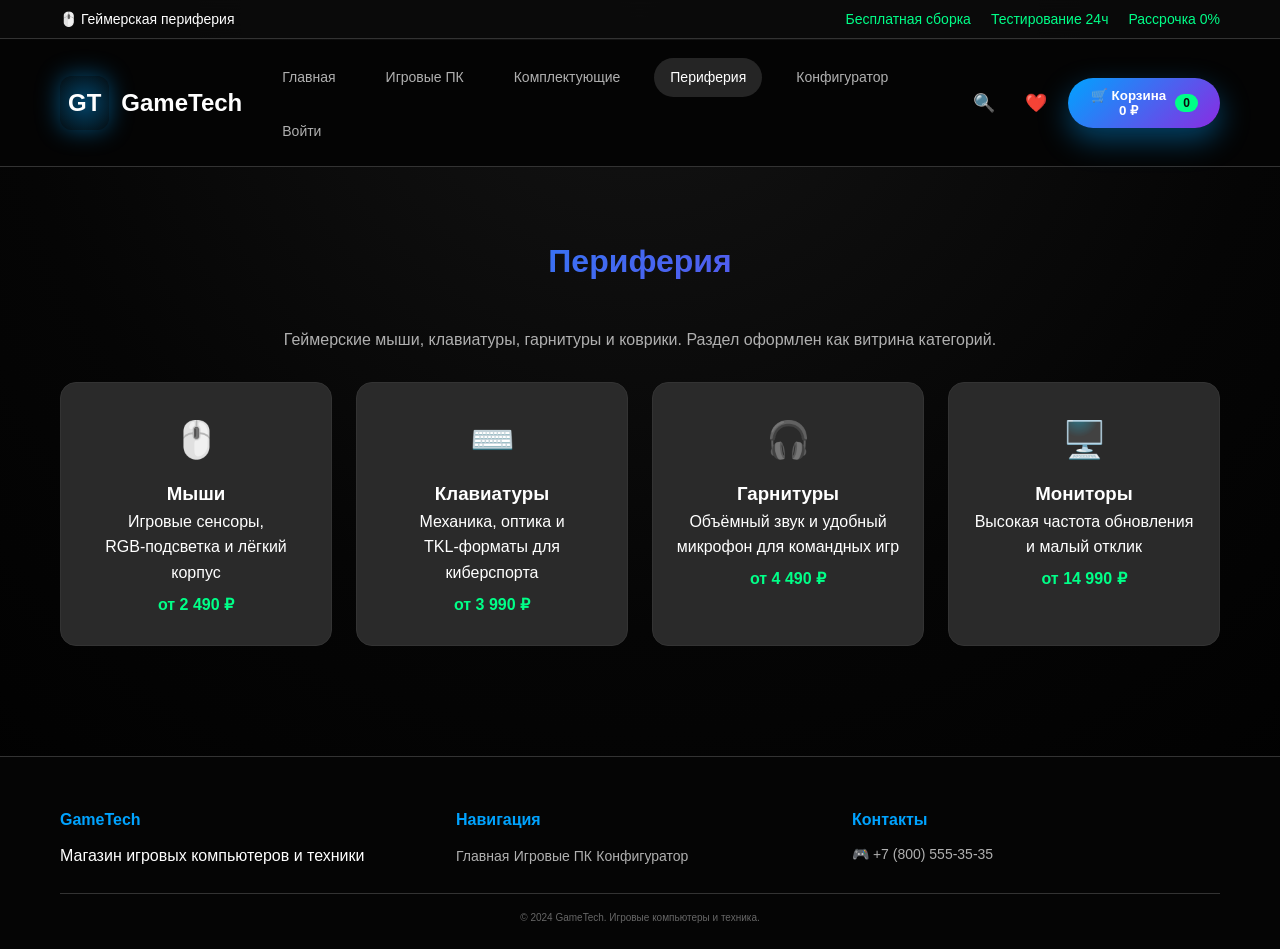
<file: periphery.html>
﻿<!DOCTYPE html>
<html lang="ru">
<head>
    <meta charset="UTF-8">
    <meta name="viewport" content="width=device-width, initial-scale=1">
    <title>Периферия - GameTech</title>
    <link rel="stylesheet" href="css/styles.css">
</head>
<body>
    <div class="top-bar">
        <div class="container">
            <div class="top-bar-content">
                <span>🖱️ Геймерская периферия</span>
                <div class="top-bar-links">
                    <a href="index.html#free-assembly">Бесплатная сборка</a>
                    <a href="index.html#testing-24h">Тестирование 24ч</a>
                    <a href="index.html#credit">Рассрочка 0%</a>
                    <a href="admin.html" class="admin-footer-link" id="topAdminLink">Админ-панель</a>
                </div>
            </div>
        </div>
    </div>

    <header class="site-header">
        <div class="container">
            <div class="header-main">
                <a class="brand" href="index.html">
                    <div class="logo-glow">
                        <span style="color: white; font-size: 24px; font-weight: bold;">GT</span>
                    </div>
                    <span class="brand-name">GameTech</span>
                </a>

                <nav class="main-nav">
                    <a class="nav-link" href="index.html">Главная</a>
                    <a class="nav-link" href="pcs.html">Игровые ПК</a>
                    <a class="nav-link" href="components.html">Комплектующие</a>
                    <a class="nav-link active" href="periphery.html">Периферия</a>
                    <a class="nav-link" href="configurator.html">Конфигуратор</a>
                    <span id="headerAuthNav"></span>
                </nav>

                <div class="header-actions">
                    <button class="btn-icon" title="Поиск">🔍</button>
                    <button class="btn-icon" title="Избранное">❤️</button>
                    <button class="btn-cart">
                        🛒 Корзина
                        <span class="cart-badge">0</span>
                    </button>
                    <a href="admin.html" class="admin-link" id="adminLink">👑 Админ</a>
                </div>
            </div>
        </div>
    </header>

    <main>
        <section class="categories-gaming">
            <div class="container">
                <h1 class="section-title">Периферия</h1>
                <p style="color: var(--text-secondary); margin-bottom: 30px; text-align: center;">
                    Геймерские мыши, клавиатуры, гарнитуры и коврики. Раздел оформлен как витрина категорий.
                </p>

                <div class="categories-grid">
                    <a href="mice.html" class="category-card">
                        <div class="category-icon">🖱️</div>
                        <h3>Мыши</h3>
                        <p>Игровые сенсоры, RGB‑подсветка и лёгкий корпус</p>
                        <span class="price-from">от 2 490 ₽</span>
                    </a>

                    <a href="keyboards.html" class="category-card">
                        <div class="category-icon">⌨️</div>
                        <h3>Клавиатуры</h3>
                        <p>Механика, оптика и TKL‑форматы для киберспорта</p>
                        <span class="price-from">от 3 990 ₽</span>
                    </a>

                    <a href="headsets.html" class="category-card">
                        <div class="category-icon">🎧</div>
                        <h3>Гарнитуры</h3>
                        <p>Объёмный звук и удобный микрофон для командных игр</p>
                        <span class="price-from">от 4 490 ₽</span>
                    </a>

                    <a href="monitors.html" class="category-card">
                        <div class="category-icon">🖥️</div>
                        <h3>Мониторы</h3>
                        <p>Высокая частота обновления и малый отклик</p>
                        <span class="price-from">от 14 990 ₽</span>
                    </a>
                </div>
            </div>
        </section>
    </main>

    <footer class="site-footer">
        <div class="container">
            <div class="footer-content">
                <div class="footer-section">
                    <h4>GameTech</h4>
                    <p>Магазин игровых компьютеров и техники</p>
                </div>
                <div class="footer-section">
                    <h4>Навигация</h4>
                    <a href="index.html">Главная</a>
                    <a href="pcs.html">Игровые ПК</a>
                    <a href="configurator.html">Конфигуратор</a>
                </div>
                <div class="footer-section">
                    <h4>Контакты</h4>
                    <div>🎮 +7 (800) 555‑35‑35</div>
                </div>
            </div>
            <div class="footer-bottom">
                <small>© 2024 GameTech. Игровые компьютеры и техника.</small>
            </div>
        </div>
    </footer>

    <script src="js/crypto-js.min.js"></script>
    <script src="js/auth.js"></script>
    <script src="js/header-auth.js"></script>
    <script src="js/admin.js"></script>
    <script src="js/cart.js?v=6"></script>
</body>
</html>
</file>
<file: css/styles.css>
:root {
  --bg-primary: #0a0a0a;
  --bg-secondary: #1a1a1a;
  --bg-card: #2a2a2a;
  --accent-blue: #00a3ff;
  --accent-purple: #8a2be2;
  --accent-green: #00ff88;
  --accent-admin: #ff6b00;
  --text-primary: #ffffff;
  --text-secondary: #b0b0b0;
  --text-muted: #666666;
  --border: #333333;
  --gradient: linear-gradient(135deg, var(--accent-blue), var(--accent-purple));
}

* {
  margin: 0;
  padding: 0;
  box-sizing: border-box;
}

body {
  font-family: -apple-system, BlinkMacSystemFont, "Segoe UI", Roboto, sans-serif;
  background: radial-gradient(circle at top, #141414 0, #050505 55%, #000000 100%);
  color: var(--text-primary);
  line-height: 1.6;
}

.container {
  max-width: 1200px;
  margin: 0 auto;
  padding: 0 20px;
}

/* ===== Верхняя панель ===== */
.top-bar {
  background: rgba(10, 10, 10, 0.9);
  border-bottom: 1px solid var(--border);
  padding: 8px 0;
  backdrop-filter: blur(10px);
  position: sticky;
  top: 0;
  z-index: 50;
}

.top-bar-content {
  display: flex;
  justify-content: space-between;
  align-items: center;
  font-size: 14px;
}

.top-bar-links {
  display: flex;
  gap: 20px;
}

.top-bar-links a {
  color: var(--accent-green);
  text-decoration: none;
  transition: color 0.2s ease, transform 0.2s ease;
}

.top-bar-links a:hover {
  color: #ffffff;
  transform: translateY(-1px);
}

/* ===== Хедер ===== */
.site-header {
  background: rgba(5, 5, 5, 0.98);
  border-bottom: 1px solid var(--border);
  padding: 18px 0;
  position: sticky;
  top: 40px;
  z-index: 40;
  backdrop-filter: blur(12px);
}

.header-main {
  display: flex;
  align-items: center;
  justify-content: space-between;
  gap: 24px;
}

.brand {
  display: flex;
  align-items: center;
  text-decoration: none;
  color: var(--text-primary);
  font-weight: 700;
  font-size: 24px;
}

.logo-glow {
  padding: 8px;
  border-radius: 12px;
  background: radial-gradient(circle, rgba(0, 163, 255, 0.4), rgba(0, 163, 255, 0.05));
  margin-right: 12px;
  box-shadow: 0 0 25px rgba(0, 163, 255, 0.45);
}

.main-nav {
  display: flex;
  align-items: center;
  gap: 18px;
  flex-wrap: wrap;
}

.nav-link {
  color: var(--text-secondary);
  text-decoration: none;
  padding: 8px 16px;
  border-radius: 999px;
  font-size: 14px;
  transition: all 0.25s ease;
}

.nav-link:hover,
.nav-link.active {
  color: #ffffff;
  background: rgba(42, 42, 42, 0.9);
}

.header-auth-slot {
  display: inline-flex;
  flex-direction: row;
  flex-wrap: nowrap;
  align-items: center;
  gap: 6px 10px;
  white-space: nowrap;
  line-height: 1.2;
}

.header-auth-slot .nav-link {
  white-space: nowrap;
}

.header-auth-slot .nav-user-name {
  color: var(--accent-green);
  font-size: 13px;
  font-weight: 600;
  max-width: 160px;
  overflow: hidden;
  text-overflow: ellipsis;
  white-space: nowrap;
}

@media (max-width: 960px) {
  .header-auth-slot .nav-user-name {
    display: none;
  }
}

.header-actions {
  display: flex;
  gap: 12px;
  align-items: center;
}

.btn-icon {
  background: none;
  border: 1px solid transparent;
  color: var(--text-secondary);
  font-size: 18px;
  padding: 8px;
  border-radius: 10px;
  cursor: pointer;
  transition: all 0.2s ease;
}

.btn-icon:hover {
  border-color: var(--border);
  color: #ffffff;
  background: rgba(255, 255, 255, 0.02);
}

.btn-cart {
  background: var(--gradient);
  color: white;
  border: none;
  padding: 10px 22px;
  border-radius: 999px;
  font-weight: 600;
  cursor: pointer;
  display: flex;
  align-items: center;
  gap: 8px;
  box-shadow: 0 12px 30px rgba(0, 163, 255, 0.4);
  transition: transform 0.2s ease, box-shadow 0.2s ease;
}

.btn-cart:hover {
  transform: translateY(-2px);
  box-shadow: 0 18px 40px rgba(0, 163, 255, 0.55);
}

.cart-badge {
  background: var(--accent-green);
  color: var(--bg-primary);
  border-radius: 999px;
  padding: 2px 8px;
  font-size: 12px;
}

.admin-link {
  display: none;
  color: var(--accent-admin);
  border: 1px solid var(--accent-admin);
  padding: 8px 14px;
  border-radius: 999px;
  font-size: 13px;
  font-weight: 600;
  text-decoration: none;
  transition: all 0.2s ease;
}

.admin-link:hover {
  background: rgba(255, 107, 0, 0.1);
  transform: translateY(-1px);
}

/* ===== Общие секции ===== */
.hero-gaming,
.categories-gaming,
.featured-builds,
.configurator-preview,
.gaming-brands {
  padding: 70px 0;
}

.section-title {
  font-size: 32px;
  font-weight: 700;
  text-align: center;
  margin-bottom: 40px;
  background: var(--gradient);
  -webkit-background-clip: text;
  -webkit-text-fill-color: transparent;
}

.section-header {
  display: flex;
  justify-content: space-between;
  align-items: center;
  gap: 12px;
  margin-bottom: 32px;
}

.section-link {
  color: var(--accent-blue);
  text-decoration: none;
  font-weight: 600;
  font-size: 14px;
}

.section-link:hover {
  text-decoration: underline;
}

/* ===== Сетки ===== */
.categories-grid {
  display: grid;
  grid-template-columns: repeat(auto-fit, minmax(220px, 1fr));
  gap: 24px;
}

.category-card {
  background: var(--bg-card);
  border-radius: 16px;
  border: 1px solid var(--border);
  padding: 28px 22px;
  text-align: center;
  text-decoration: none;
  color: var(--text-primary);
  position: relative;
  overflow: hidden;
  transition: transform 0.2s ease, box-shadow 0.2s ease, border-color 0.2s ease;
}

.category-card::before {
  content: "";
  position: absolute;
  inset: 0;
  background: radial-gradient(circle at top, rgba(0, 163, 255, 0.2), transparent 55%);
  opacity: 0;
  transition: opacity 0.25s ease;
}

.category-card:hover {
  transform: translateY(-6px);
  box-shadow: 0 16px 40px rgba(0, 0, 0, 0.6);
  border-color: var(--accent-blue);
}

.category-card:hover::before {
  opacity: 1;
}

.category-icon {
  font-size: 36px;
  margin-bottom: 10px;
}

.price-from {
  display: block;
  margin-top: 6px;
  color: var(--accent-green);
  font-weight: 600;
}

.builds-grid {
  display: grid;
  grid-template-columns: repeat(auto-fit, minmax(260px, 1fr));
  gap: 26px;
}

.build-card {
  background: var(--bg-card);
  border-radius: 18px;
  border: 1px solid var(--border);
  overflow: hidden;
  position: relative;
  transition: transform 0.2s ease, box-shadow 0.2s ease, border-color 0.2s ease;
}

.build-card:hover {
  transform: translateY(-8px);
  box-shadow: 0 20px 50px rgba(0, 0, 0, 0.7);
  border-color: var(--accent-blue);
}

.build-badge {
  position: absolute;
  top: 14px;
  left: 14px;
  background: var(--accent-green);
  color: var(--bg-primary);
  padding: 4px 10px;
  border-radius: 999px;
  font-size: 11px;
  font-weight: 700;
  text-transform: uppercase;
}

.build-badge.pro {
  background: var(--gradient);
  color: #fff;
}

.build-badge.new {
  background: var(--accent-blue);
  color: #fff;
}

.build-image {
  height: 190px;
  display: flex;
  align-items: center;
  justify-content: center;
  background: var(--bg-primary);
}

.build-info {
  padding: 20px 20px 18px;
}

.build-title {
  font-size: 18px;
  margin-bottom: 12px;
  color: var(--accent-blue);
}

.build-subtitle {
  font-size: 13px;
  color: var(--text-secondary);
  margin-top: -6px;
  margin-bottom: 10px;
}

.build-specs {
  margin-bottom: 14px;
}

.spec-item {
  display: flex;
  justify-content: space-between;
  gap: 10px;
  font-size: 13px;
  padding: 5px 0;
  border-bottom: 1px solid rgba(51, 51, 51, 0.7);
}

.spec-item:last-child {
  border-bottom: none;
}

.build-price {
  margin-bottom: 14px;
}

.current-price {
  font-size: 20px;
  font-weight: 700;
  color: var(--accent-green);
}

.monthly-payment {
  display: block;
  font-size: 12px;
  color: var(--text-secondary);
}

.build-actions {
  display: flex;
  gap: 10px;
}

/* ===== Каталог ПК: карточки в стиле маркетплейса ===== */
.catalog-builds-grid {
  grid-template-columns: repeat(3, minmax(280px, 1fr));
  gap: 22px;
}

.catalog-builds-grid .wb-style-card {
  background: linear-gradient(180deg, #262626 0%, #1d1d1d 100%);
  border: 1px solid rgba(255, 255, 255, 0.12);
  box-shadow: 0 12px 28px rgba(0, 0, 0, 0.45);
}

.catalog-builds-grid .wb-style-card:hover {
  border-color: rgba(138, 43, 226, 0.9);
  box-shadow: 0 18px 38px rgba(0, 0, 0, 0.62);
}

.wb-card-top-actions {
  position: absolute;
  top: 12px;
  right: 12px;
  z-index: 2;
  display: flex;
  flex-direction: column;
  gap: 8px;
}

.wb-icon-btn {
  width: 32px;
  height: 32px;
  border-radius: 50%;
  border: 1px solid rgba(255, 255, 255, 0.22);
  background: rgba(20, 20, 20, 0.78);
  color: #fff;
  cursor: pointer;
  font-size: 14px;
  transition: background 0.2s ease, transform 0.2s ease;
}

.wb-icon-btn:hover {
  background: rgba(138, 43, 226, 0.55);
  transform: translateY(-1px);
}

.wb-style-card .build-image {
  height: 220px;
  background: #141414;
}

.wb-style-card .build-image.pc-photo-frame {
  padding: 10px;
  background: linear-gradient(145deg, #1a1a1a 0%, #0f0f0f 100%);
  border-bottom: 1px solid var(--border);
}

.wb-style-card .build-image.pc-photo-frame img {
  width: 100%;
  height: 100%;
  max-width: none;
  max-height: none;
  object-fit: cover;
  border-radius: 12px;
  border: 2px solid #333;
  box-shadow: 0 8px 24px rgba(0, 0, 0, 0.45);
}

.wb-style-card .build-info {
  padding: 16px;
}

.wb-rating-row {
  color: #ffd76a;
  font-size: 13px;
  margin-bottom: 8px;
}

.wb-style-card .build-title {
  color: #fff;
  font-size: 17px;
  margin-bottom: 6px;
}

.wb-style-card .build-subtitle {
  margin-bottom: 12px;
  color: #b7b7b7;
}

.wb-style-card .build-specs {
  max-height: 250px;
  overflow-y: auto;
  padding-right: 4px;
}

.wb-style-card .build-specs::-webkit-scrollbar {
  width: 6px;
}

.wb-style-card .build-specs::-webkit-scrollbar-thumb {
  background: #444;
  border-radius: 999px;
}

.wb-price-block {
  display: flex;
  flex-wrap: wrap;
  align-items: center;
  gap: 8px;
}

.wb-price-block .current-price {
  color: #ff77ff;
  font-size: 24px;
}

.wb-old-price {
  color: #898989;
  text-decoration: line-through;
  font-size: 14px;
}

.wb-discount {
  font-size: 12px;
  font-weight: 700;
  color: #2e1a00;
  background: #ffb703;
  border-radius: 999px;
  padding: 3px 8px;
}

.wb-delivery-note {
  margin: 0 0 12px;
  color: #9fd9ff;
  font-size: 12px;
}

.wb-style-card .monthly-payment {
  width: 100%;
}

.wb-buy-btn {
  flex: 2;
  background: linear-gradient(135deg, #9d2fff, #c44bff);
  color: #fff;
}

.wb-secondary-btn {
  flex: 1;
  background: #101010;
  border: 1px solid var(--border);
  color: var(--text-primary);
}

/* ===== Кнопки ===== */
.btn {
  display: inline-flex;
  align-items: center;
  justify-content: center;
  padding: 12px 20px;
  border-radius: 10px;
  border: none;
  cursor: pointer;
  font-weight: 600;
  font-size: 14px;
  text-decoration: none;
  transition: transform 0.2s ease, box-shadow 0.2s ease, background 0.2s ease;
}

.btn-primary {
  background: var(--gradient);
  color: #fff;
}

.btn-secondary {
  background: var(--bg-card);
  color: var(--text-primary);
  border: 1px solid var(--border);
}

.btn:hover {
  transform: translateY(-2px);
  box-shadow: 0 10px 25px rgba(0, 0, 0, 0.5);
}

/* ===== Футер ===== */
.site-footer {
  background: #050505;
  border-top: 1px solid var(--border);
  padding: 50px 0 22px;
  margin-top: 40px;
}

.footer-content {
  display: grid;
  grid-template-columns: repeat(auto-fit, minmax(200px, 1fr));
  gap: 28px;
  margin-bottom: 22px;
}

.footer-section h4 {
  color: var(--accent-blue);
  margin-bottom: 10px;
}

.footer-section a,
.footer-section div {
  color: var(--text-secondary);
  font-size: 14px;
  text-decoration: none;
  margin-bottom: 6px;
}

.footer-section a:hover {
  color: #ffffff;
}

.footer-bottom {
  border-top: 1px solid var(--border);
  padding-top: 14px;
  text-align: center;
  color: var(--text-muted);
  font-size: 12px;
}

/* ===== Адаптив ===== */
@media (max-width: 1024px) {
  .header-main {
    flex-direction: row;
    flex-wrap: wrap;
    align-items: center;
    justify-content: space-between;
    row-gap: 12px;
  }

  .main-nav {
    flex: 1 1 auto;
    min-width: 0;
    justify-content: flex-start;
  }

  .site-header {
    top: 40px;
  }
}

@media (max-width: 768px) {
  .top-bar-content {
    flex-direction: column;
    gap: 6px;
    text-align: center;
  }

  .main-nav {
    flex-wrap: wrap;
    justify-content: center;
  }

  .header-main {
    align-items: center;
  }

  .section-header {
    flex-direction: column;
    align-items: flex-start;
  }

  .catalog-builds-grid {
    grid-template-columns: 1fr;
  }
}

/* ===== База комплектующих + сравнение ===== */
.components-db-grid {
  display: grid;
  grid-template-columns: repeat(auto-fit, minmax(260px, 1fr));
  gap: 20px;
}

.components-category-section {
  margin-bottom: 30px;
}

.components-category-title {
  margin-bottom: 14px;
  font-size: 24px;
  color: var(--accent-blue);
}

.component-db-card {
  background: var(--bg-card);
  border: 1px solid var(--border);
  border-radius: 16px;
  padding: 18px;
  padding-top: 52px;
  position: relative;
}

.component-db-card h3 {
  margin-bottom: 8px;
  color: var(--accent-blue);
  position: relative;
  z-index: 1;
}

.component-meta {
  color: var(--text-secondary);
  font-size: 14px;
  margin-bottom: 12px;
}

.component-score {
  position: absolute;
  top: 10px;
  left: 10px;
  z-index: 2;
  background: rgba(0, 255, 136, 0.15);
  border: 1px solid rgba(0, 255, 136, 0.35);
  color: var(--accent-green);
  padding: 6px 8px;
  border-radius: 8px;
  font-weight: 700;
  font-size: 16px;
}

.component-score span {
  display: block;
  font-weight: 400;
  font-size: 11px;
  color: var(--text-secondary);
}

.component-details {
  margin-top: 18px;
}

.component-details div {
  display: flex;
  justify-content: space-between;
  border-bottom: 1px solid rgba(51, 51, 51, 0.8);
  padding: 6px 0;
  gap: 10px;
  font-size: 13px;
}

.component-details div span {
  color: var(--text-secondary);
}

.component-bottom {
  margin-top: 14px;
  display: flex;
  align-items: center;
  justify-content: space-between;
  gap: 10px;
}

.component-price {
  color: var(--accent-green);
  font-size: 20px;
}

.compare-toolbar {
  margin-top: 24px;
  margin-bottom: 24px;
  display: flex;
  align-items: center;
  gap: 12px;
  flex-wrap: wrap;
}

.compare-toolbar-sticky {
  position: sticky;
  top: 12px;
  z-index: 20;
  padding: 14px 16px;
  background: rgba(13, 13, 13, 0.92);
  border: 1px solid var(--border);
  border-radius: 12px;
  backdrop-filter: blur(8px);
}

.compare-count {
  color: var(--text-secondary);
}

.compare-empty-msg {
  padding: 16px;
  border: 1px dashed var(--border);
  border-radius: 12px;
  background: rgba(0, 0, 0, 0.2);
  line-height: 1.5;
}

.compare-section {
  margin-top: 18px;
}

.compare-table-wrapper {
  overflow-x: auto;
  border: 1px solid var(--border);
  border-radius: 14px;
}

.compare-table {
  width: 100%;
  border-collapse: collapse;
  min-width: 700px;
  background: var(--bg-card);
}

.compare-table th,
.compare-table td {
  border-bottom: 1px solid var(--border);
  padding: 12px;
  text-align: left;
}

.compare-table th {
  color: var(--accent-blue);
  background: rgba(0, 163, 255, 0.06);
}

.compare-table td.value-better {
  background: rgba(0, 255, 136, 0.18);
  color: #9cffcb;
  font-weight: 700;
}

.compare-table td.value-worse {
  background: rgba(255, 77, 77, 0.18);
  color: #ff9a9a;
  font-weight: 700;
}

.compare-table td.value-neutral {
  background: rgba(255, 255, 255, 0.02);
}

/* ===== Конфигуратор (как DNS) ===== */
.configurator-layout {
  display: grid;
  grid-template-columns: 2fr 1fr;
  gap: 20px;
}

.configurator-board,
.configurator-summary {
  background: var(--bg-card);
  border: 1px solid var(--border);
  border-radius: 16px;
  padding: 16px;
}

.configurator-list {
  display: flex;
  flex-direction: column;
  gap: 10px;
}

.compatibility-box {
  margin-bottom: 12px;
  background: rgba(0, 0, 0, 0.35);
  border: 1px solid var(--border);
  border-radius: 12px;
  padding: 14px;
}

.compatibility-box h3 {
  color: var(--accent-blue);
  font-size: 16px;
  margin-bottom: 8px;
}

.compatibility-list {
  list-style: none;
  display: flex;
  flex-direction: column;
  gap: 6px;
}

.compatibility-item {
  border-radius: 8px;
  border: 1px solid transparent;
  padding: 8px 10px;
  font-size: 13px;
}

.compatibility-item.ok {
  color: #9cffcb;
  background: rgba(0, 255, 136, 0.1);
  border-color: rgba(0, 255, 136, 0.35);
}

.compatibility-item.warn {
  color: #ffd48a;
  background: rgba(255, 183, 77, 0.1);
  border-color: rgba(255, 183, 77, 0.35);
}

.compatibility-item.error {
  color: #ff9a9a;
  background: rgba(255, 77, 77, 0.12);
  border-color: rgba(255, 77, 77, 0.35);
}

.config-row {
  display: grid;
  grid-template-columns: 220px 1fr auto;
  gap: 12px;
  align-items: center;
  border: 1px solid var(--border);
  border-radius: 12px;
  padding: 12px;
  background: rgba(0, 0, 0, 0.2);
}

.config-row-left h3 {
  font-size: 16px;
}

.config-row-status {
  color: var(--text-secondary);
  font-size: 12px;
}

.config-empty {
  color: var(--text-muted);
}

.config-selected strong {
  display: block;
}

.config-selected small {
  color: var(--text-secondary);
}

.config-row-right {
  display: flex;
  gap: 8px;
}

.config-remove-btn {
  background: rgba(255, 77, 77, 0.12);
  border: 1px solid rgba(255, 77, 77, 0.35);
  color: #ff9a9a;
}

.configurator-summary h3 {
  color: var(--accent-blue);
  margin-bottom: 8px;
}

.configurator-summary p {
  color: var(--text-secondary);
  font-size: 14px;
  margin-bottom: 12px;
}

.summary-item {
  display: flex;
  justify-content: space-between;
  padding: 8px 0;
  border-bottom: 1px solid var(--border);
}

.summary-item span {
  color: var(--text-secondary);
}

.summary-total strong {
  color: var(--accent-green);
  font-size: 20px;
}

.completion-track {
  margin-top: 14px;
  width: 100%;
  height: 10px;
  background: #111;
  border-radius: 999px;
  overflow: hidden;
  border: 1px solid var(--border);
}

.completion-fill {
  width: 0;
  height: 100%;
  background: var(--gradient);
  transition: width 0.25s ease;
}

.picker-modal {
  position: fixed;
  inset: 0;
  background: rgba(0, 0, 0, 0.65);
  z-index: 200;
  display: flex;
  align-items: center;
  justify-content: center;
  padding: 20px;
}

.picker-content {
  width: min(900px, 100%);
  max-height: 85vh;
  overflow: auto;
  background: #101010;
  border: 1px solid var(--border);
  border-radius: 14px;
  padding: 16px;
}

.picker-header {
  display: flex;
  justify-content: space-between;
  align-items: center;
  margin-bottom: 12px;
}

.picker-list {
  display: flex;
  flex-direction: column;
  gap: 10px;
}

.picker-item {
  display: flex;
  justify-content: space-between;
  gap: 14px;
  border: 1px solid var(--border);
  border-radius: 10px;
  padding: 12px;
  background: var(--bg-card);
}

.picker-item p,
.picker-item small {
  color: var(--text-secondary);
}

.picker-item-right {
  min-width: 160px;
  text-align: right;
  display: flex;
  flex-direction: column;
  gap: 8px;
  align-items: flex-end;
}

.cart-items {
  display: flex;
  flex-direction: column;
  gap: 10px;
  margin-top: 14px;
}

.cart-item {
  display: grid;
  grid-template-columns: 1.8fr 120px 140px auto;
  gap: 12px;
  align-items: center;
  border: 1px solid var(--border);
  border-radius: 12px;
  padding: 12px;
  background: var(--bg-card);
}

.cart-item h3 {
  margin-bottom: 4px;
  color: var(--accent-blue);
}

.cart-item p,
.cart-item small {
  color: var(--text-secondary);
}

.cart-item-controls {
  display: flex;
  flex-direction: column;
  gap: 6px;
}

.cart-item-controls input {
  background: #111;
  border: 1px solid var(--border);
  color: var(--text-primary);
  border-radius: 8px;
  padding: 8px;
  width: 100%;
}

.cart-item-price {
  font-weight: 700;
  color: var(--accent-green);
}

.cart-summary {
  margin-top: 14px;
  border: 1px solid var(--border);
  border-radius: 12px;
  padding: 14px;
  background: rgba(0, 0, 0, 0.25);
}

.cart-drawer-overlay {
  position: fixed;
  inset: 0;
  background: rgba(0, 0, 0, 0.45);
  opacity: 0;
  pointer-events: none;
  transition: opacity 0.2s ease;
  z-index: 90;
}

.cart-drawer-overlay.open {
  opacity: 1;
  pointer-events: auto;
}

.cart-drawer {
  position: fixed;
  top: 0;
  right: 0;
  width: min(420px, 95vw);
  height: 100vh;
  background: #0d0d0d;
  border-left: 1px solid var(--border);
  transform: translateX(100%);
  transition: transform 0.25s ease;
  z-index: 100;
  display: flex;
  flex-direction: column;
}

.cart-drawer.open {
  transform: translateX(0);
}

.cart-drawer-head {
  display: flex;
  justify-content: space-between;
  align-items: center;
  padding: 14px;
  border-bottom: 1px solid var(--border);
}

.cart-drawer-head h3 {
  color: var(--accent-blue);
}

.cart-drawer-items {
  flex: 1;
  overflow: auto;
  padding: 12px;
  display: flex;
  flex-direction: column;
  gap: 8px;
}

.cart-drawer-row {
  display: flex;
  align-items: center;
  justify-content: space-between;
  gap: 10px;
  border: 1px solid var(--border);
  border-radius: 10px;
  padding: 10px;
  background: var(--bg-card);
}

.cart-drawer-row small {
  display: block;
  color: var(--text-secondary);
  margin-top: 4px;
}

.cart-drawer-footer {
  border-top: 1px solid var(--border);
  padding: 12px;
}

.reviews-block {
  margin-top: 16px;
  padding-top: 14px;
  border-top: 1px solid var(--border);
}

.reviews-summary {
  font-size: 13px;
  color: var(--accent-green);
  margin-bottom: 10px;
}

.reviews-list {
  list-style: none;
  margin: 0 0 12px;
  padding: 0;
  max-height: 220px;
  overflow-y: auto;
}

.review-item {
  border: 1px solid var(--border);
  border-radius: 10px;
  padding: 10px;
  margin-bottom: 8px;
  background: rgba(0, 0, 0, 0.2);
}

.review-item-empty {
  color: var(--text-muted);
  font-size: 13px;
  border-style: dashed;
}

.review-item-head {
  display: flex;
  flex-wrap: wrap;
  align-items: center;
  gap: 8px;
  font-size: 14px;
}

.review-stars {
  color: #ffc107;
  letter-spacing: 1px;
}

.review-badge {
  font-size: 11px;
  padding: 2px 8px;
  border-radius: 999px;
  font-weight: 600;
}

.review-badge-pending {
  background: rgba(255, 183, 77, 0.2);
  color: #ffd48a;
  border: 1px solid rgba(255, 183, 77, 0.4);
}

.review-item-meta {
  font-size: 12px;
  color: var(--text-muted);
  margin: 4px 0 6px;
}

.review-item-text {
  font-size: 13px;
  color: var(--text-secondary);
  line-height: 1.45;
  margin: 0;
}

.review-rating-row {
  display: flex;
  flex-wrap: wrap;
  align-items: center;
  gap: 10px;
  margin-bottom: 8px;
  font-size: 13px;
  color: var(--text-secondary);
}

.review-rating-row label {
  cursor: pointer;
}

.review-textarea {
  width: 100%;
  margin-bottom: 8px;
  padding: 10px;
  border-radius: 8px;
  border: 1px solid var(--border);
  background: #111;
  color: var(--text-primary);
  font-family: inherit;
  resize: vertical;
}

.review-form-message {
  min-height: 20px;
  font-size: 13px;
  margin-bottom: 6px;
}

.review-login-hint {
  font-size: 13px;
  color: var(--text-secondary);
}

.review-login-hint a {
  color: var(--accent-blue);
}

@media (max-width: 980px) {
  .configurator-layout {
    grid-template-columns: 1fr;
  }

  .config-row {
    grid-template-columns: 1fr;
  }

  .cart-item {
    grid-template-columns: 1fr;
  }
}
</file>
